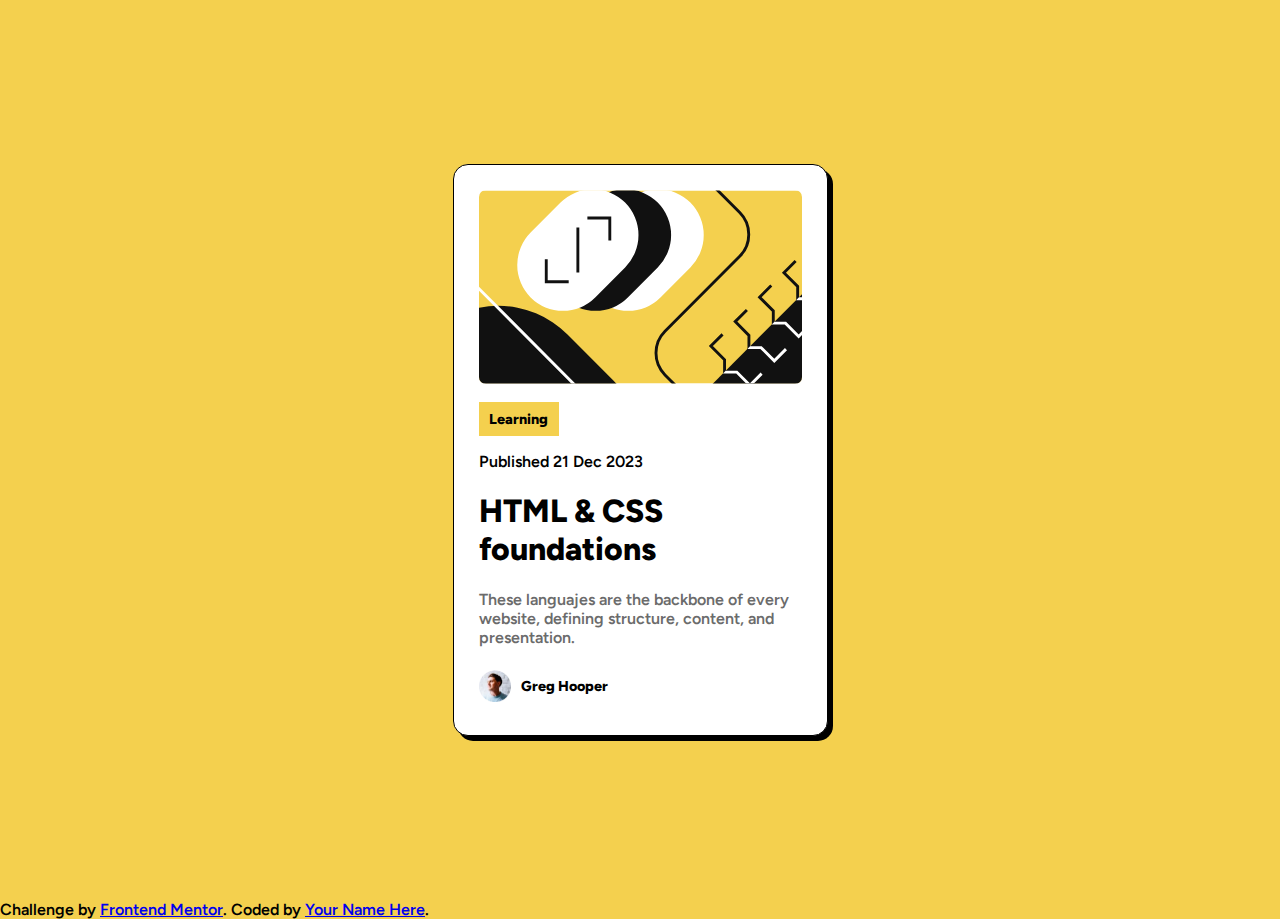
<file: blog-preview-card-main/index.html>
<!DOCTYPE html>
<html lang="en">
<head>
   <link rel="stylesheet" href="fonts.css">
   <link rel="stylesheet" href="style.css">
   <meta charset="UTF-8">
   <meta name="viewport" content="width=device-width, initial-scale=1.0"> <!-- displays site properly based on user's device -->

   <link rel="icon" type="image/png" sizes="32x32" href="./assets/images/favicon-32x32.png">  
   <title>Frontend Mentor | Blog preview card</title>
</head>
<body>
   
   <main class="main">
      <section class="main_section-blog-preview">
            <img src="assets/images/illustration-article.svg" alt="Image not found">
            <div class="section-blog-preview_learning">
               <p>Learning</p>
            </div>
            <p class="section-blog-preview-date">Published 21 Dec 2023</p>
            <h1>HTML & CSS foundations</h1>
            <p class="section-blog-preview_information">These languajes are the backbone of every website, defining structure, content, and presentation.</p>
            <div class="section-blog-preview_author">
               <img src="assets/images/image-avatar.webp" alt="Image not found">
               <p>Greg Hooper</p>
            </div>
      </section>
   </main>

   <div class="attribution">
      Challenge by <a href="https://www.frontendmentor.io?ref=challenge" target="_blank">Frontend Mentor</a>. 
      Coded by <a href="#">Your Name Here</a>.
</div>
</body>
</html>
</file>
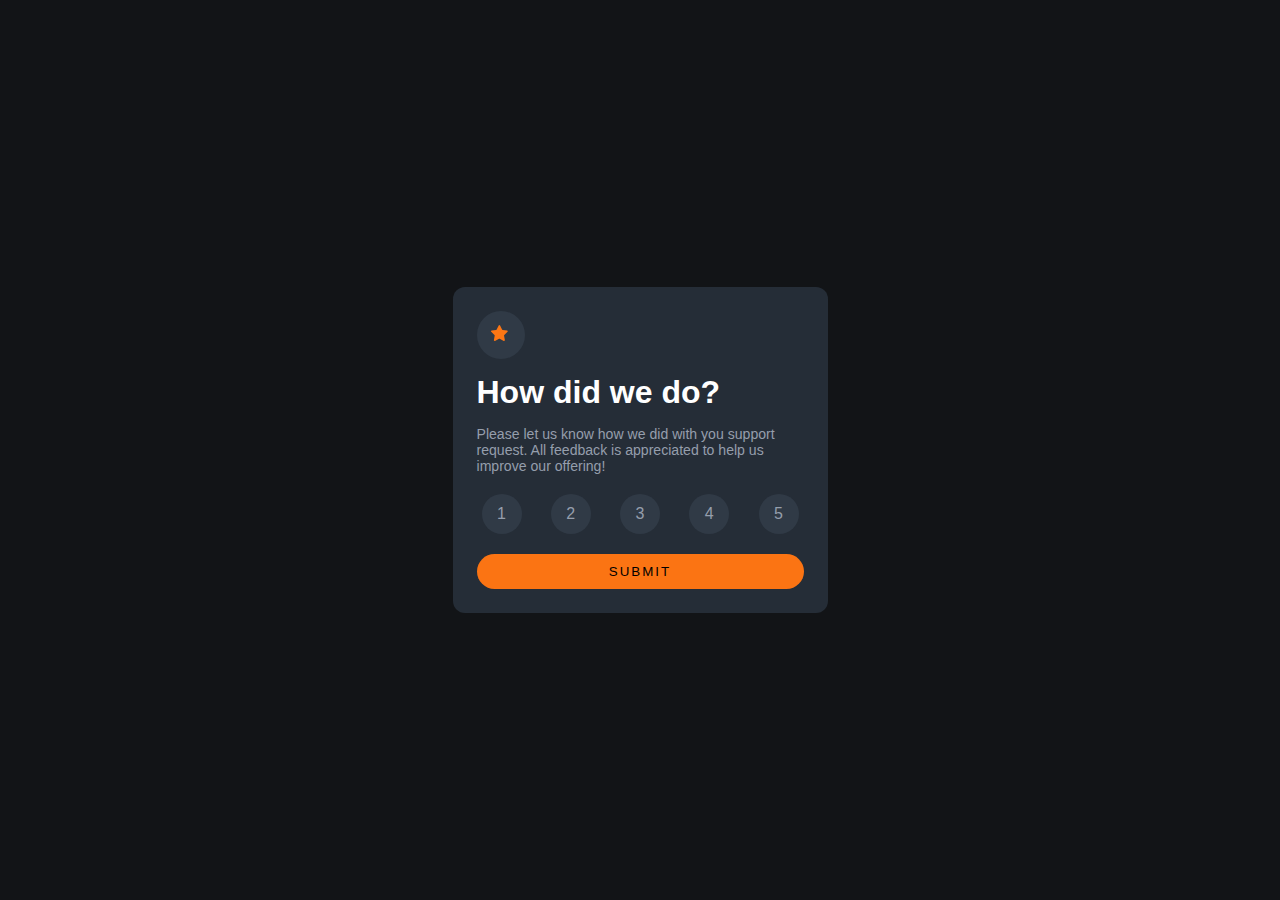
<file: interactive-rating-component-main/index.html>
<!DOCTYPE html>
<html lang="en">
<head>
    <link rel="stylesheet" href="style.css">
    <meta charset="UTF-8">
    <meta name="viewport" content="width=device-width, initial-scale=1.0"> <!-- displays site properly based on user's device -->
    <link rel="icon" type="image/png" sizes="32x32" href="./images/favicon-32x32.png">
    <script src="script.js" defer></script>
    <title>Frontend Mentor | Interactive rating component</title>
</head>
<body>
    <main class="main">
        <section class="section">
            <div class="section__start-img">
                <div class="start-img"></div>
            </div>
            <h1>How did we do?</h1>
            <p>Please let us know how we did with you support request. All feedback is appreciated to help us improve our offering!</p>

            <form class="">
                <div class="section__number-selection">
                    <div class="background-number">
                        <input  id="number-1" type="radio" name="number" class="number-radio" value="1">
                        <label for="number-1">1</label>
                    </div>
                    <div class="background-number">
                        <input  id="number-2" type="radio" name="number" class="number-radio" value="2">
                        <label for="number-2">2</label>
                    </div>
                    <div class="background-number">
                        <input  id="number-3" type="radio" name="number" class="number-radio" value="3">
                        <label for="number-3">3</label>
                    </div>
                    <div class="background-number">
                        <input  id="number-4" type="radio" name="number" class="number-radio" value="4">
                        <label for="number-4">4</label>
                    </div>
                    <div class="background-number ">
                        <input  id="number-5" type="radio" name="number" class="number-radio" value="5">
                        <label for="number-5">5</label>
                    </div>

                </div>
                <input type="submit" value="SUBMIT" class="submit-selection" id="send-button">
            </form>
        </section>
    </main>



    <!-- <div class="attribution"> -->
        <!-- Challenge by <a href="https://www.frontendmentor.io?ref=challenge" target="_blank">Frontend Mentor</a>. 
        Coded by <a href="#">Your Name Here</a>.
    </div> -->
</body>
</html>
</file>
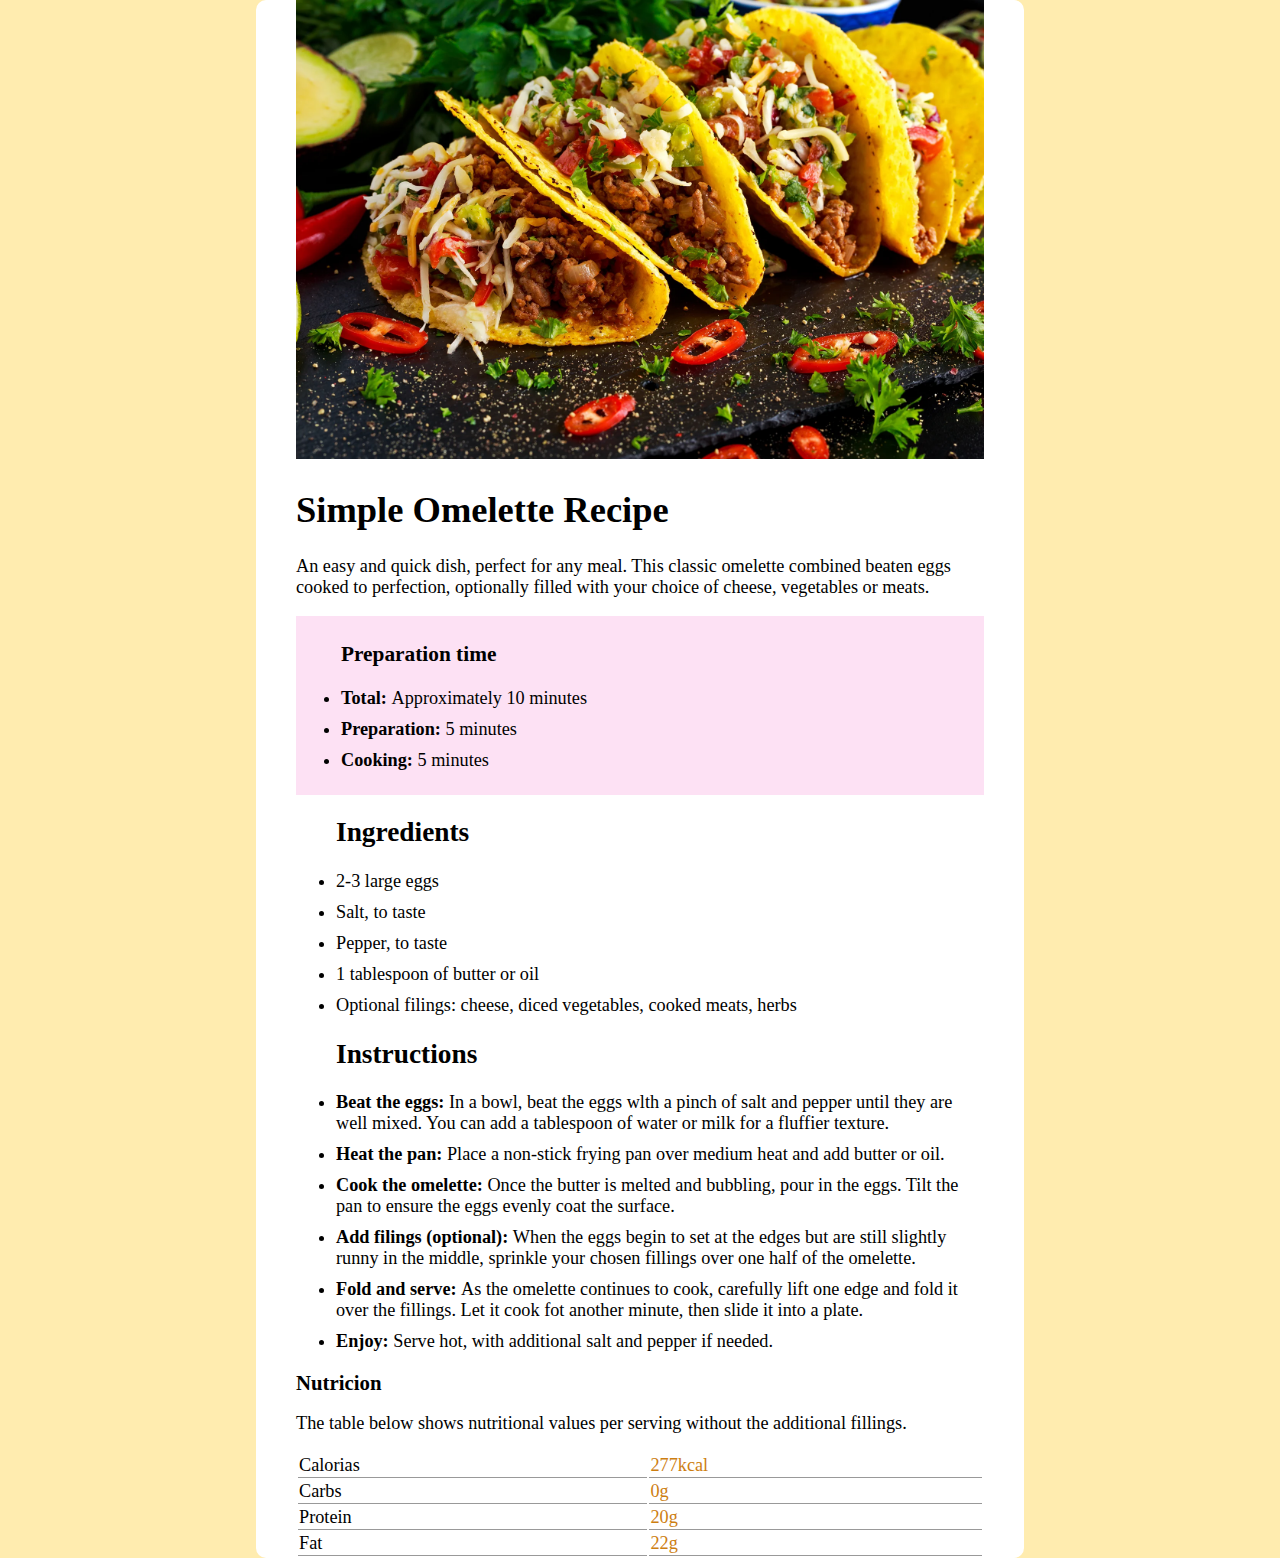
<file: pagina_de_recetas/index.html>
<!DOCTYPE html>
<html lang="en">
<head>
    <link rel="stylesheet" href="estilo.css">
    <meta charset="UTF-8">
    <meta name="viewport" content="width=device-width, initial-scale=1.0">
    <title>Pagina de recetas</title>
</head>
<body>

    <div class="page-content">
        <header class="header">
            <img src="img/tacos.webp">
            <h1>Simple Omelette Recipe</h1>
            <p>An easy and quick dish, perfect for any meal. This classic omelette combined beaten eggs cooked to perfection, optionally filled with your choice of cheese, vegetables or meats.</p>
        </header>
    
        <main class="main">
            <article class="article-preparation-time">
                <ul>
                    <h3>Preparation time</h3>
                    <li><strong>Total: </strong>Approximately 10 minutes</li>
                    <li><strong>Preparation: </strong>5 minutes</li>
                    <li><strong>Cooking: </strong>5 minutes</li>
                </ul>
            </article>
            <article class="article-ingredients">
                <ul>
                    <h2>Ingredients</h2>
                    <li>2-3 large eggs</li>
                    <li>Salt, to taste</li>
                    <li>Pepper, to taste</li>
                    <li>1 tablespoon of butter or oil</li>
                    <li>Optional filings: cheese, diced vegetables, cooked meats, herbs</li>
                </ul>
            </article>

            <article class="article-instructions">
                <ul>
                    <h2>Instructions</h2>
                    <li><strong>Beat the eggs: </strong>In a bowl, beat the eggs wlth a pinch of salt and pepper until they are well mixed. You can add a tablespoon of water or milk for a fluffier texture.</li>
                    <li><strong>Heat the pan: </strong>Place a non-stick frying pan over medium heat and add butter or oil.</li>
                    <li><strong>Cook the omelette: </strong>Once the butter is melted and bubbling, pour in the eggs. Tilt the pan to ensure the eggs evenly coat the surface.</li>
                    <li><strong>Add filings (optional): </strong>When the eggs begin to set at the edges but are still slightly runny in the middle, sprinkle your chosen fillings over one half of the omelette.</li>
                    <li><strong>Fold and serve: </strong>As the omelette continues to cook, carefully lift one edge and fold it over the fillings. Let it cook fot another minute, then slide it into a plate.</li>
                    <li><strong>Enjoy: </strong>Serve hot, with additional salt and pepper if needed.</li>
                </ul>
            </article>

            <article>
                <h2>Nutricion</h2>
                <p>The table below shows nutritional values per serving without the additional fillings.</p>
                <table>
                    <tr>
                        <td colspan="4">Calorias</td>
                        <td class="table-column">277kcal</td>
                    </tr>
                    <tr>
                        <td colspan="4">Carbs</td>
                        <td class="table-column">0g</td>
                    </tr>
                    <tr>
                        <td colspan="4">Protein</td>
                        <td class="table-column">20g</td>
                    </tr>
                    <tr>
                        <td colspan="4">Fat</td>
                        <td class="table-column">22g</td>
                    </tr>
                </table>
            </article>
        </main>

    </div>
    
</body>
</html>
</file>
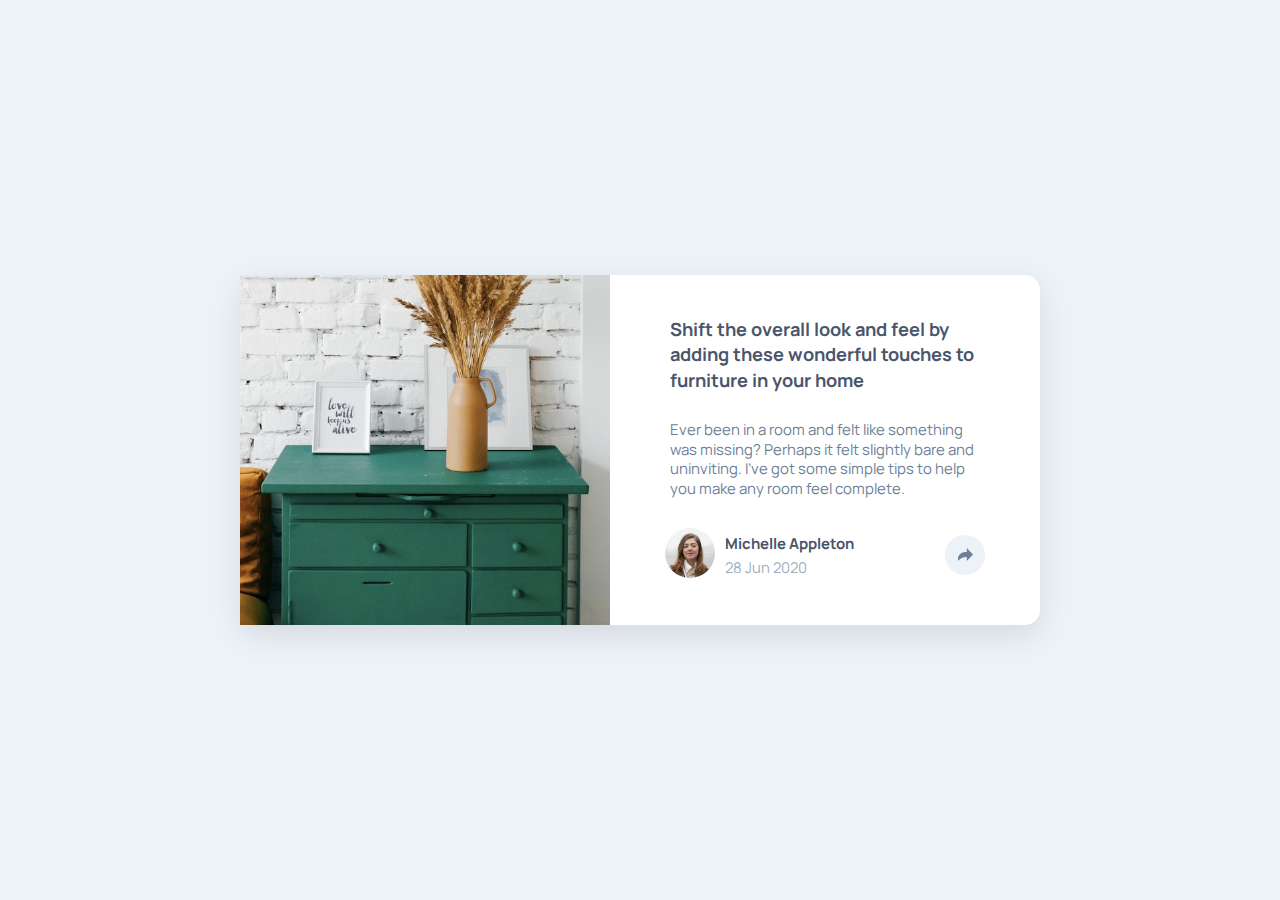
<file: article-preview-component-master/src/index.html>
<!DOCTYPE html>
<html lang="en">
<head>
   <meta charset="UTF-8">
   <meta name="viewport" content="width=device-width, initial-scale=1.0">
   <link rel="icon" type="image/png" sizes="32x32" href="../images/favicon-32x32.png">
   <title>Frontend Mentor | Article preview component</title>
   <link rel="stylesheet" href="style.css">
</head>
<body>

   <main class="main-content">
      <section class="article-preview">
         <div class="article-preview__image-wrapper">
            <img class="article-preview__image" src="../images/drawers.jpg" alt="Drawers">
         </div>

         <div class="article-preview__content">
            <div class="article-preview__text">
               <h1 class="article-preview__title">
                  Shift the overall look and feel by adding these wonderful touches to furniture in your home
               </h1>
               <p class="article-preview__description">
                  Ever been in a room and felt like something was missing? Perhaps it felt slightly bare and uninviting. I've got some simple tips to help you make any room feel complete.
               </p>
            </div>

            <div class="article-preview__footer">
               <div class="profile">
                  <div class="profile__photo">
                     <img src="../images/avatar-michelle.jpg" alt="Michelle Appleton">
                  </div>
                  <div class="profile__info">
                     <h2 class="profile__name">Michelle Appleton</h2>
                     <p class="profile__date">28 Jun 2020</p>
                  </div>      
               </div>

               <div class="article-preview__share-panel" id="share-panel">
                  <div class="article-preview__share-options">
                     <p class="article-preview__share-label">SHARE</p>
                     <a href="https://facebook.com" target="_blank"><img src="../images/icon-facebook.svg" alt="Facebook icon"></a>
                     <a href="https://pinterest.com" target="_blank"><img src="../images/icon-pinterest.svg" alt="Pinterest icon"></a>
                     <a href="https://twitter.com"><img src="../images/icon-twitter.svg" alt="Twitter icon"></a>
                  </div>
               </div>

               <div class="article-preview__share-button">
                  <svg xmlns="http://www.w3.org/2000/svg" width="15" height="15"><path fill="#6E8098" d="M15 6.495L8.766.014V3.88H7.441C3.33 3.88 0 7.039 0 10.936v2.049l.589-.612C2.59 10.294 5.422 9.11 8.39 9.11h.375v3.867L15 6.495z"/></svg>
               </div>
            </div>

            
         </div>
      </section>
   </main>

   <script src="script.js"></script>
</body>
</html>
</file>
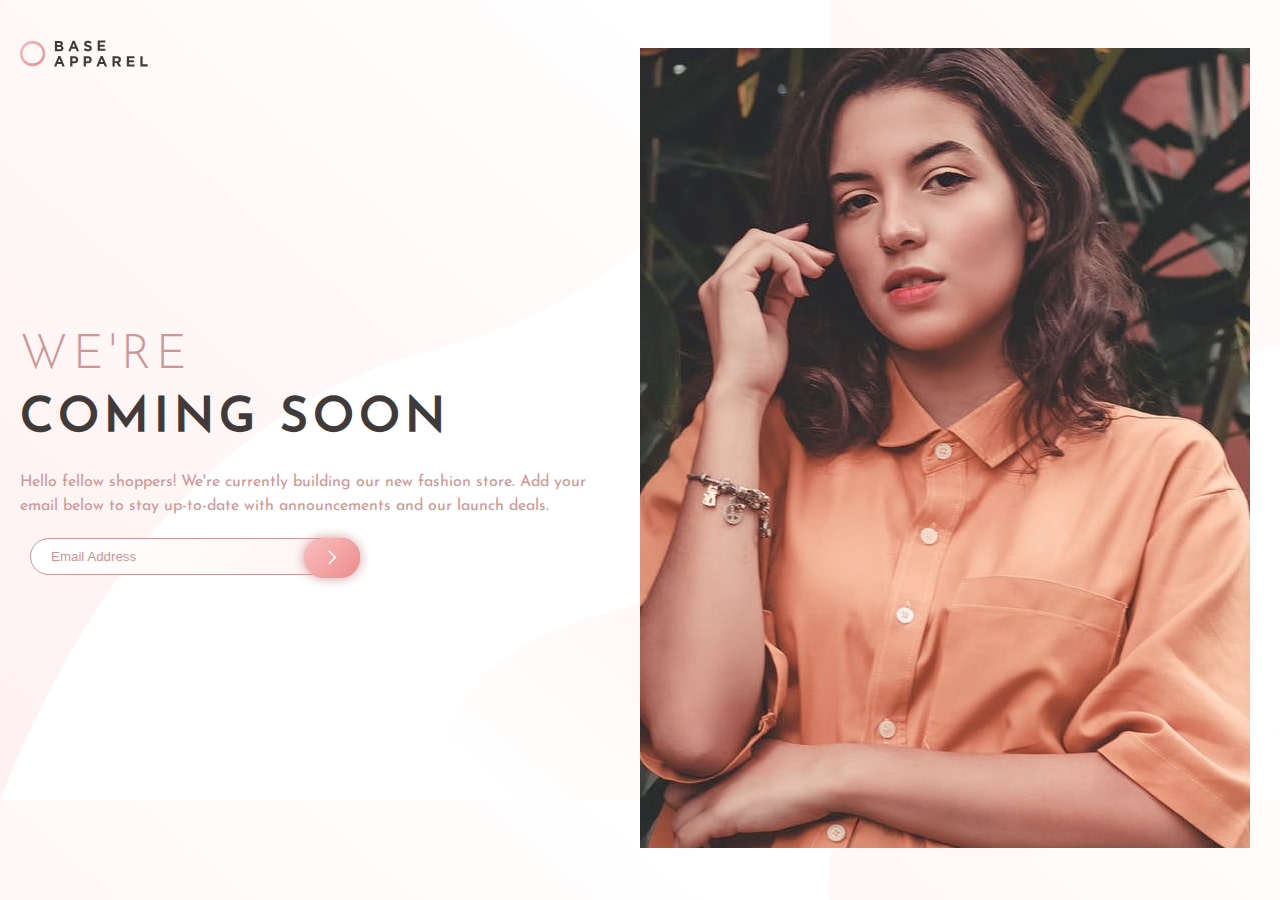
<file: base-apparel-coming-soon-master/src/index.html>
<!DOCTYPE html>
<html lang="en">
<head>
  <meta charset="UTF-8">
  <meta name="viewport" content="width=device-width, initial-scale=1.0"> <!-- displays site properly based on user's device -->
  <link rel="stylesheet" href="style.css">
  <link rel="stylesheet" href="../assets/fonts/fonts.css">
  <link rel="icon" type="image/png" sizes="32x32" href="../assets/images/favicon-32x32.png">
  
  <title>Frontend Mentor | Base Apparel coming soon page</title>

</head>
<body>

  <main class="main">
    <div class="main__container">
      <div class="container-bg">
        <picture>
          <source srcset="../assets/images/hero-mobile.jpg" media="(max-width: 825px)">
          <img src="../assets/images/hero-desktop.jpg" alt="hero image">
        </picture>        
      </div>
      <div class="container-content">
        <div class="container-logo">
          <img class="img-logo" src="../assets/images/logo.svg" alt="">
        </div>
        <h2 class="first-h2">WE'RE</h2>
        <h2 class="last-h2">COMING SOON</h2>
        <p>  Hello fellow shoppers! We're currently building our new fashion store. 
          Add your email below to stay up-to-date with announcements and our launch deals.</p>
        <form class="container__form" action="">
            <input class="form-email" type="email" placeholder="Email Address" required>
            <div class="icon-error"></div>
            <span>Please provide a valid email</span>
            <button  class="form-button" type="submit">
              <img src="../assets/images/icon-arrow.svg" alt="icon-arrow">
            </button>
        </form>
    </div>
  </main>
  
  <script src="script.js"></script>
  <!-- <footer>
    <p class="attribution">
      Challenge by <a href="https://www.frontendmentor.io?ref=challenge" target="_blank">Frontend Mentor</a>. 
      Coded by <a href="#">Your Name Here</a>.
    </p>
  </footer> -->
</body>
</html>
</file>
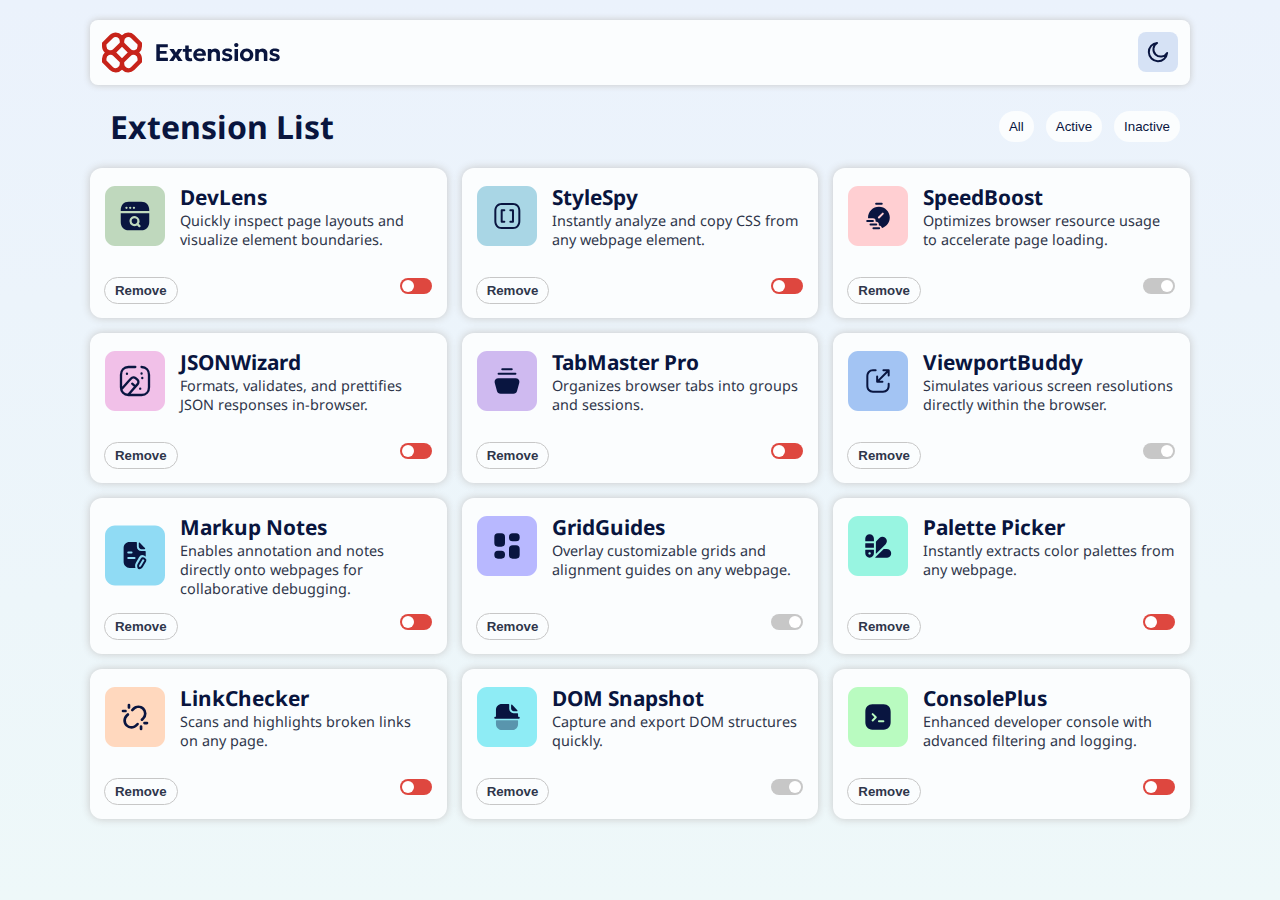
<file: browser-extensions-manager-ui-main/src/index.html>
<!DOCTYPE html>
<html lang="en">
<head>
  <meta charset="UTF-8">
  <meta name="viewport" content="width=device-width, initial-scale=1.0"> <!-- displays site properly based on user's device -->

  <link rel="icon" type="image/png" sizes="32x32" href="../assets/images/favicon-32x32.png">
  <link rel="stylesheet" href="style.css">
  <link rel="stylesheet" href="../assets/fonts/fonts.css">
  
  <title>Frontend Mentor | Browser extensions manager UI</title>

  <!-- Feel free to remove these styles or customise in your own stylesheet 👍 -->
  <style>
    .attribution { font-size: 11px; text-align: center; }
    .attribution a { color: hsl(228, 45%, 44%); }
  </style>
</head>
<body>

  

  <div class="wrapper">
      <header class="header">
      <svg class="logo" xmlns="http://www.w3.org/2000/svg" width="179" height="41" fill="none" viewBox="0 0 179 41"><g clip-path="url(#a)"><path fill="#C7231A" fill-rule="evenodd" d="M13.715.516c-2.257 0-4.42.896-6.016 2.492L0 10.707v3.524c0 2.49 1.07 4.73 2.774 6.285A8.485 8.485 0 0 0 0 26.802v3.524l7.699 7.698A8.507 8.507 0 0 0 20 37.742a8.508 8.508 0 0 0 12.301.282L40 30.326v-3.524c0-2.49-1.07-4.73-2.774-6.286A8.485 8.485 0 0 0 40 14.231v-3.524l-7.699-7.7A8.508 8.508 0 0 0 20 3.29 8.485 8.485 0 0 0 13.715.516Zm12.044 20a8.528 8.528 0 0 1-.282-.27L20 14.77l-5.477 5.477a8.528 8.528 0 0 1-.282.27c.096.087.19.177.282.269L20 26.262l5.477-5.476c.092-.093.186-.182.282-.27Zm-3.537 9.81v1.682a4.063 4.063 0 0 0 6.936 2.874l6.398-6.397v-1.683a4.063 4.063 0 0 0-6.937-2.874l-6.397 6.398Zm-4.444 0-6.397-6.398a4.063 4.063 0 0 0-6.937 2.873v1.684l6.397 6.397a4.063 4.063 0 0 0 6.937-2.873v-1.683Zm0-21.302v1.683l-6.397 6.397a4.063 4.063 0 0 1-6.937-2.873v-1.683l6.397-6.397a4.063 4.063 0 0 1 6.937 2.873Zm10.841 8.08-6.397-6.397V9.024a4.063 4.063 0 0 1 6.936-2.873l6.398 6.397v1.683a4.063 4.063 0 0 1-6.937 2.873Z" clip-rule="evenodd"/></g><path fill="#091540" d="M54.318 29V12.2h11.484v3.096H57.87v3.6h6.72v2.868h-6.72v4.104h8.028V29h-11.58Zm12.818.024 4.368-6.036-4.14-6.108h4.428l2.148 3.684 2.088-3.684h4.32l-4.02 6.036L80.66 29h-4.488l-2.352-3.696-2.388 3.66-4.296.06Zm20.293.336c-1.296 0-2.32-.364-3.072-1.092-.744-.736-1.116-1.844-1.116-3.324V13.388h3.504v3.492h3.012v2.808h-3.012v4.62c0 .712.148 1.212.444 1.5.296.288.692.432 1.188.432.256 0 .504-.028.744-.084.248-.064.476-.152.684-.264l.492 2.76c-.36.2-.792.368-1.296.504a5.92 5.92 0 0 1-1.572.204Zm-6.648-9.672V16.88h2.808v2.808H80.78Zm17.126 9.672c-1.32 0-2.48-.268-3.48-.804a5.853 5.853 0 0 1-2.34-2.244c-.56-.96-.84-2.084-.84-3.372 0-.936.16-1.796.48-2.58a6.052 6.052 0 0 1 1.368-2.028A6.203 6.203 0 0 1 95.171 17c.8-.32 1.676-.48 2.628-.48 1.048 0 1.976.184 2.784.552a5.43 5.43 0 0 1 2.028 1.548c.536.656.908 1.428 1.116 2.316.216.888.236 1.852.06 2.892h-9.288c0 .56.144 1.048.432 1.464.296.416.708.744 1.236.984.536.232 1.16.348 1.872.348.704 0 1.376-.096 2.016-.288a6.426 6.426 0 0 0 1.812-.876l1.164 2.4c-.384.296-.864.56-1.44.792-.576.224-1.188.396-1.836.516a9.422 9.422 0 0 1-1.848.192Zm-3.204-7.944h5.724c-.024-.712-.276-1.276-.756-1.692-.472-.416-1.124-.624-1.956-.624-.832 0-1.524.208-2.076.624-.544.416-.856.98-.936 1.692ZM105.83 29V16.88h3.504v1.368c.464-.608 1.012-1.048 1.644-1.32a5.072 5.072 0 0 1 2.004-.408c1.128 0 2.056.224 2.784.672.736.44 1.28 1.012 1.632 1.716.36.704.54 1.444.54 2.22V29h-3.504v-6.78c0-.768-.216-1.38-.648-1.836-.424-.456-1.04-.684-1.848-.684-.512 0-.964.116-1.356.348-.392.224-.7.54-.924.948-.216.408-.324.88-.324 1.416V29h-3.504Zm19.29.348c-1.08 0-2.076-.14-2.988-.42-.912-.288-1.692-.68-2.34-1.176l1.14-2.448a8.333 8.333 0 0 0 2.052 1.02c.736.24 1.444.36 2.124.36.672 0 1.188-.1 1.548-.3.368-.208.552-.504.552-.888 0-.344-.164-.596-.492-.756-.32-.168-.944-.348-1.872-.54-1.6-.288-2.768-.74-3.504-1.356-.736-.624-1.104-1.48-1.104-2.568 0-.768.212-1.444.636-2.028.432-.584 1.024-1.036 1.776-1.356.752-.328 1.616-.492 2.592-.492.96 0 1.864.132 2.712.396.856.256 1.588.616 2.196 1.08l-1.104 2.46a5.34 5.34 0 0 0-1.104-.672 6.35 6.35 0 0 0-1.296-.444 5.43 5.43 0 0 0-1.32-.168c-.584 0-1.056.1-1.416.3-.36.192-.54.464-.54.816 0 .352.164.612.492.78.328.168.94.352 1.836.552 1.672.352 2.86.82 3.564 1.404.712.576 1.068 1.388 1.068 2.436 0 .808-.22 1.512-.66 2.112-.432.6-1.04 1.068-1.824 1.404-.776.328-1.684.492-2.724.492Zm7.413-.348V16.88h3.504V29h-3.504Zm1.752-14.04a2.26 2.26 0 0 1-1.512-.54c-.424-.368-.636-.856-.636-1.464 0-.616.212-1.104.636-1.464a2.23 2.23 0 0 1 1.512-.552 2.23 2.23 0 0 1 1.512.552c.424.36.636.848.636 1.464 0 .608-.212 1.096-.636 1.464a2.26 2.26 0 0 1-1.512.54Zm10.362 14.4c-1.304 0-2.46-.292-3.468-.876a6.504 6.504 0 0 1-2.376-2.328 6.28 6.28 0 0 1-.852-3.216c0-.856.164-1.668.492-2.436a6.302 6.302 0 0 1 1.392-2.052c.6-.6 1.308-1.072 2.124-1.416.816-.344 1.712-.516 2.688-.516 1.304 0 2.456.292 3.456.876a6.38 6.38 0 0 1 2.364 2.34c.576.968.864 2.036.864 3.204 0 .848-.164 1.66-.492 2.436a6.439 6.439 0 0 1-1.392 2.064 6.547 6.547 0 0 1-2.112 1.404c-.816.344-1.712.516-2.688.516Zm0-3.036c.616 0 1.168-.136 1.656-.408.488-.28.872-.672 1.152-1.176.28-.512.42-1.112.42-1.8 0-.696-.14-1.296-.42-1.8a2.854 2.854 0 0 0-1.14-1.164c-.488-.28-1.044-.42-1.668-.42-.624 0-1.184.14-1.68.42-.488.272-.872.66-1.152 1.164-.272.504-.408 1.104-.408 1.8s.14 1.296.42 1.8c.28.504.664.896 1.152 1.176.488.272 1.044.408 1.668.408ZM153.235 29V16.88h3.504v1.368c.464-.608 1.012-1.048 1.644-1.32a5.072 5.072 0 0 1 2.004-.408c1.128 0 2.056.224 2.784.672.736.44 1.28 1.012 1.632 1.716.36.704.54 1.444.54 2.22V29h-3.504v-6.78c0-.768-.216-1.38-.648-1.836-.424-.456-1.04-.684-1.848-.684-.512 0-.964.116-1.356.348-.392.224-.7.54-.924.948-.216.408-.324.88-.324 1.416V29h-3.504Zm19.291.348c-1.08 0-2.076-.14-2.988-.42-.912-.288-1.692-.68-2.34-1.176l1.14-2.448a8.333 8.333 0 0 0 2.052 1.02c.736.24 1.444.36 2.124.36.672 0 1.188-.1 1.548-.3.368-.208.552-.504.552-.888 0-.344-.164-.596-.492-.756-.32-.168-.944-.348-1.872-.54-1.6-.288-2.768-.74-3.504-1.356-.736-.624-1.104-1.48-1.104-2.568 0-.768.212-1.444.636-2.028.432-.584 1.024-1.036 1.776-1.356.752-.328 1.616-.492 2.592-.492.96 0 1.864.132 2.712.396.856.256 1.588.616 2.196 1.08l-1.104 2.46a5.34 5.34 0 0 0-1.104-.672 6.35 6.35 0 0 0-1.296-.444 5.43 5.43 0 0 0-1.32-.168c-.584 0-1.056.1-1.416.3-.36.192-.54.464-.54.816 0 .352.164.612.492.78.328.168.94.352 1.836.552 1.672.352 2.86.82 3.564 1.404.712.576 1.068 1.388 1.068 2.436 0 .808-.22 1.512-.66 2.112-.432.6-1.04 1.068-1.824 1.404-.776.328-1.684.492-2.724.492Z"/><defs><clipPath id="a"><path fill="#fff" d="M0 0h40v41H0z"/></clipPath></defs></svg>
      <button class="change-theme">
        <img src="../assets/images/icon-moon.svg" alt="">
      </button>
  </header>

  <div class="extension-list">
    <div class="extension-list__title">Extension List</div>
    <div class="extension-list__options">
      <button class="option-all option-item">All</button>
      <button class="option-active option-item">Active</button>
      <button class="option-inactive option-item">Inactive</button>
    </div>
  </div>

  <main class="main">
    <div class="extension">
    </div>
  </main>
  </div>

  
  <!-- <div class="attribution">
    Challenge by <a href="https://www.frontendmentor.io?ref=challenge">Frontend Mentor</a>. 
    Coded by <a href="#">Your Name Here</a>.
  </div> -->
  <script src="script.js" type="module"></script>
</body>
</html>
</file>
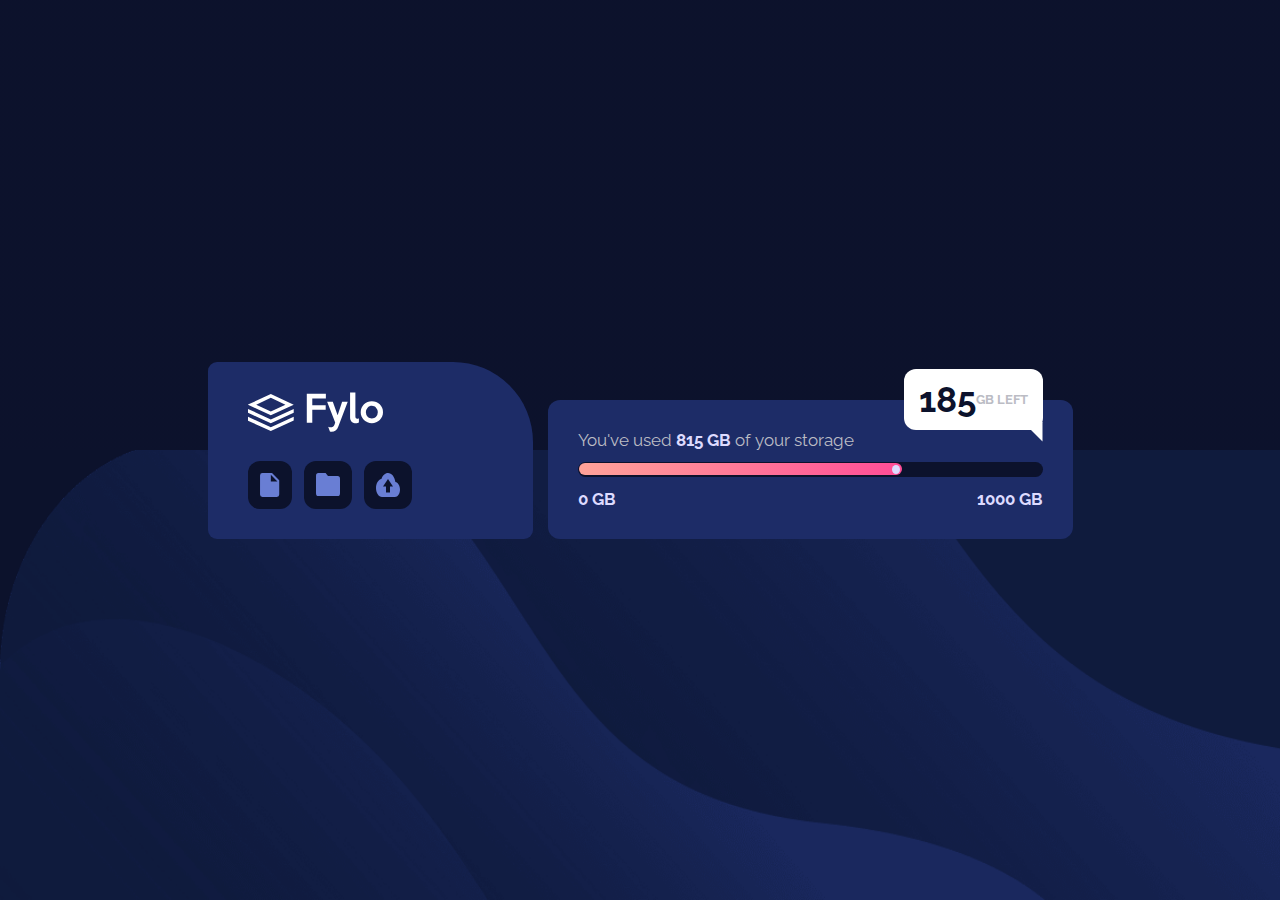
<file: fylo-data-storage-component-master/src/index.html>
<!DOCTYPE html>
<html lang="en">
<head>
  <meta charset="UTF-8">
  <meta name="viewport" content="width=device-width, initial-scale=1.0">

  <link rel="icon" type="image/png" sizes="32x32" href="../assets/images/favicon-32x32.png">

  <link rel="stylesheet" href="style.css">
  <link rel="stylesheet" href="../assets/fonts/fonts.css">
  <title>Frontend Mentor | Fylo data storage component</title>

</head>
<body>

  <div class="wrapper">
    <main class="main">
      <div class="main__fylo">
        <div class="main__fylo-logo">
          <img src="../assets/images/logo.svg" alt="">
        </div>
        <div class="main__fylo-icons">
          <img src="../assets/images/icon-document.svg" alt="icon document">
          <img src="../assets/images/icon-folder.svg" alt="icon folder">
          <img src="../assets/images/icon-upload.svg" alt="icon upload">
        </div>
      </div>
      <div class="main__data">
        <p class="main__data-description">You've used <span>815 GB </span>of your storage</p>
        <div class="main__data-bar">
          <div class="data-bar"></div>
        </div>
        <div class="main__data-storage">
          <span class="gb-0">0 GB</span>
          <div class="gb-left"><span>185 </span>GB LEFT</div>
          <span class="gb-1000">1000 GB</span>
        </div>
      </div>
    </main>
  </div>

  </div>
</body>
</html>
</file>
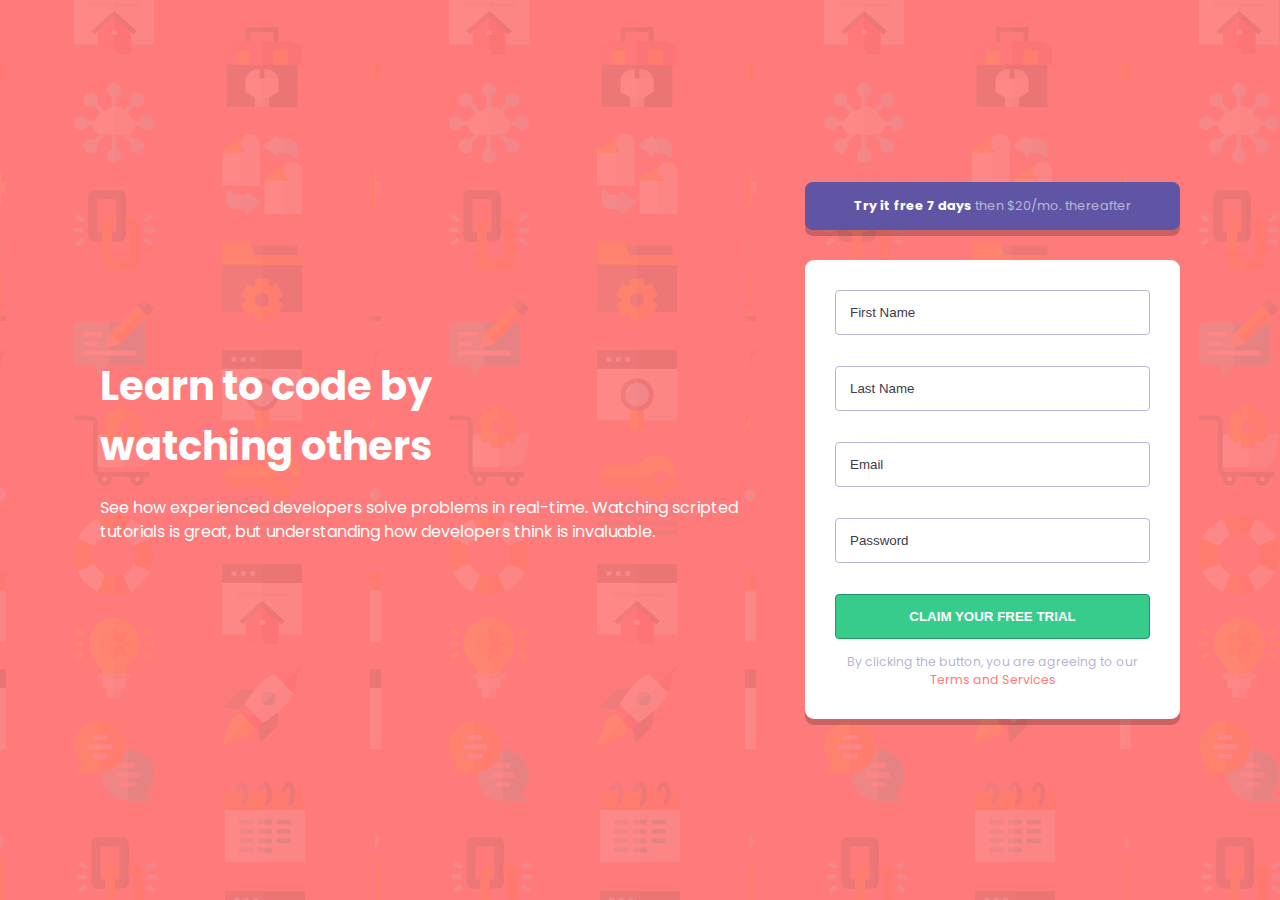
<file: intro-component-with-signup-form-master/src/index.html>
<!DOCTYPE html>
<html lang="en">
<head>
  <meta charset="UTF-8">
  <meta name="viewport" content="width=device-width, initial-scale=1.0"> <!-- displays site properly based on user's device -->

  <link rel="icon" type="image/png" sizes="32x32" href="../images/favicon-32x32.png">
  
  <title>Frontend Mentor | Intro component with sign up form</title>

  <link rel="stylesheet" href="style.css">
</head>
<body>

  <main class="main">
    <div class="main__content">
      <h2>Learn to code by watching others</h2>
      <p>See how experienced developers solve problems in real-time. Watching scripted tutorials is great, 
        but understanding how developers think is invaluable.</p>
    </div>
    <div class="form-container">
      <div class="form-offer">
        <div class="offer-data" >
          <p><strong>Try it free 7 days</strong> then $20/mo. thereafter</p>
        </div>
      </div>
      <form id="submit-data" class="form-data">
        <div class="container-data">
          <input class="data-item-1 data-item" type="text" placeholder="First Name">
          <p>First Name cannot be empty</p>
        </div>
        <div class="container-data" >
          <input class="data-item-2 data-item" type="text" placeholder="Last Name">
          <p>Last Name cannot be empty</p>
        </div>
        <div class="container-data" >
          <input class="data-item-3 data-item" type="email" placeholder="Email">
          <p>Looks like this is not an email</p>
        </div>
        <div class="container-data" >
          <input class="data-item-4 data-item" type="password" placeholder="Password">
          <p>Password cannot be empty</p>
        </div>
        <div class="container-data" >
          <input class="data-item-5 data-item" type="submit" value="CLAIM YOUR FREE TRIAL">
        </div>
        <p>By clicking the button, you are agreeing to our <a href="#">Terms and Services</a></p>
      </form>
    </div>
  </main>


  <script src="script.js"></script>
</body>
</html>
</file>
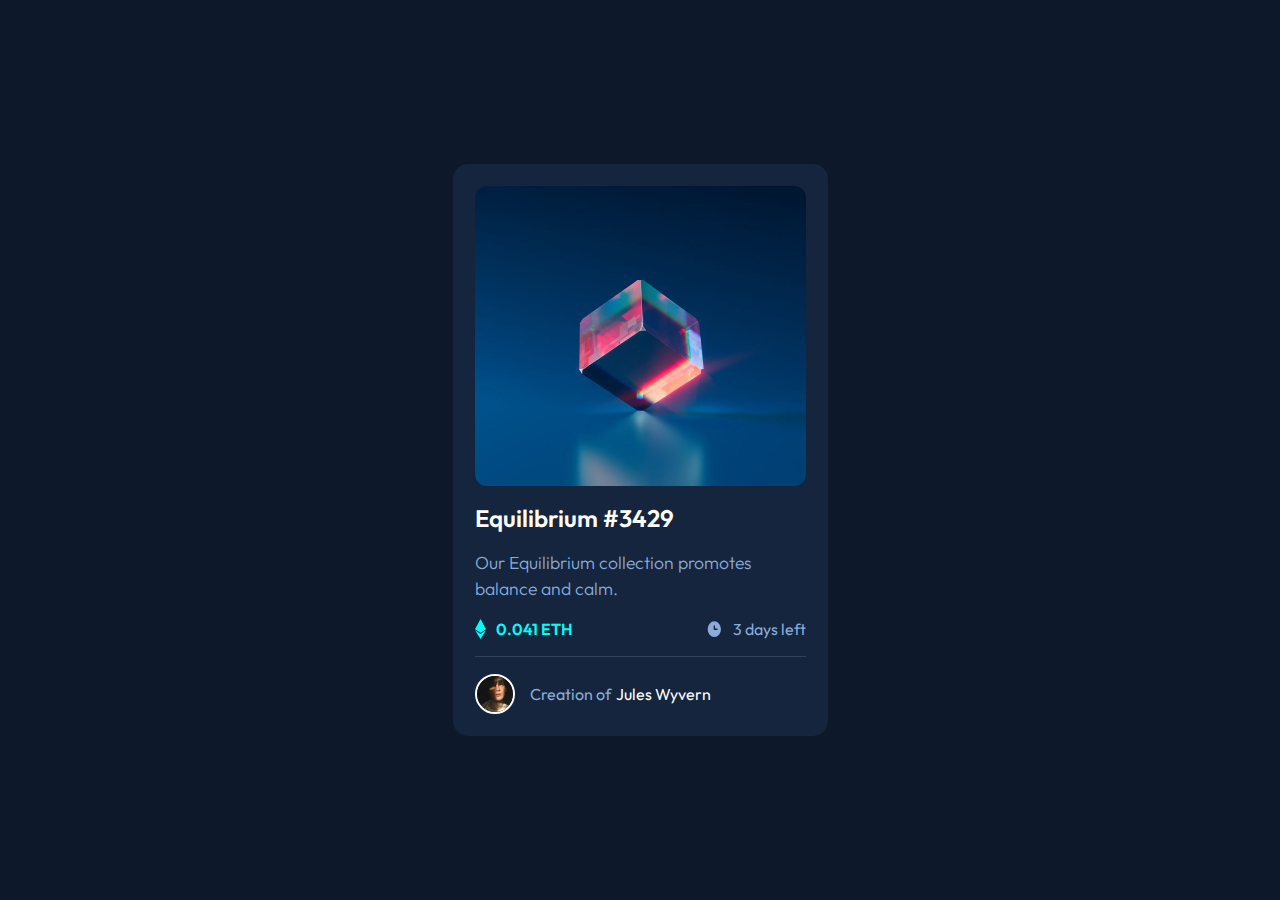
<file: nft-preview-card-component-main/src/index.html>
<!DOCTYPE html>
<html lang="en">
<head>
  <meta charset="UTF-8">
  <meta name="viewport" content="width=device-width, initial-scale=1.0"> <!-- displays site properly based on user's device -->

  <link rel="stylesheet" href="style.css">
  <link rel="stylesheet" href="fonts.css">
  <link rel="icon" type="image/png" sizes="32x32" href="../images/favicon-32x32.png">
  
  <title>Frontend Mentor | NFT preview card component</title>

  <!-- Feel free to remove these styles or customise in your own stylesheet 👍 -->
  <style>
    .attribution { font-size: 11px; text-align: center; }
    .attribution a { color: hsl(228, 45%, 44%); }
  </style>
</head>
<body>

  <main class="main">

    <div class="main__card">
      <div class="main__card-image">
        <img class="main__card-image-equilibrium" src="../images/image-equilibrium.jpg" alt="Equilibrium">
      <div class="background-blue">
          <img class="main__card-image-view" src="../images/icon-view.svg" alt="">
      </div>
      </div>
      <h1 class="color-change">Equilibrium #3429</h1>
      <p class="main__card-description">Our Equilibrium collection promotes balance and calm.</p>
      <div class="main__card-footer">
        <div class="main__card-footer-left">
          <img class="main__card-footer-icon" src="../images/icon-ethereum.svg" alt="Ethereum logo">
          <p>0.041 ETH</p>
        </div>
        <div class="main__card-footer-right">
          <img class="main__card-footer-icon" src="../images/icon-clock.svg" alt="clock icon">
          <p>3 days left</p>
        </div>
      </div>

      <div class="main__card-line"></div>

      <div class="main__card-creator">
        <img class="main__card-creator-icon" src="../images/image-avatar.png" alt="Jules Wyvern">
        <p class="main__card-creator-text">Creation of</p>
        <p class="main__card-creator-name color-change">Jules Wyvern</p>
      </div>
    </div>
  </main>
  
  <!-- <div class="attribution">
    Challenge by <a href="https://www.frontendmentor.io?ref=challenge" target="_blank">Frontend Mentor</a>. 
    Coded by <a href="#">Your Name Here</a>.
  </div> -->
</body>
</html>
</file>
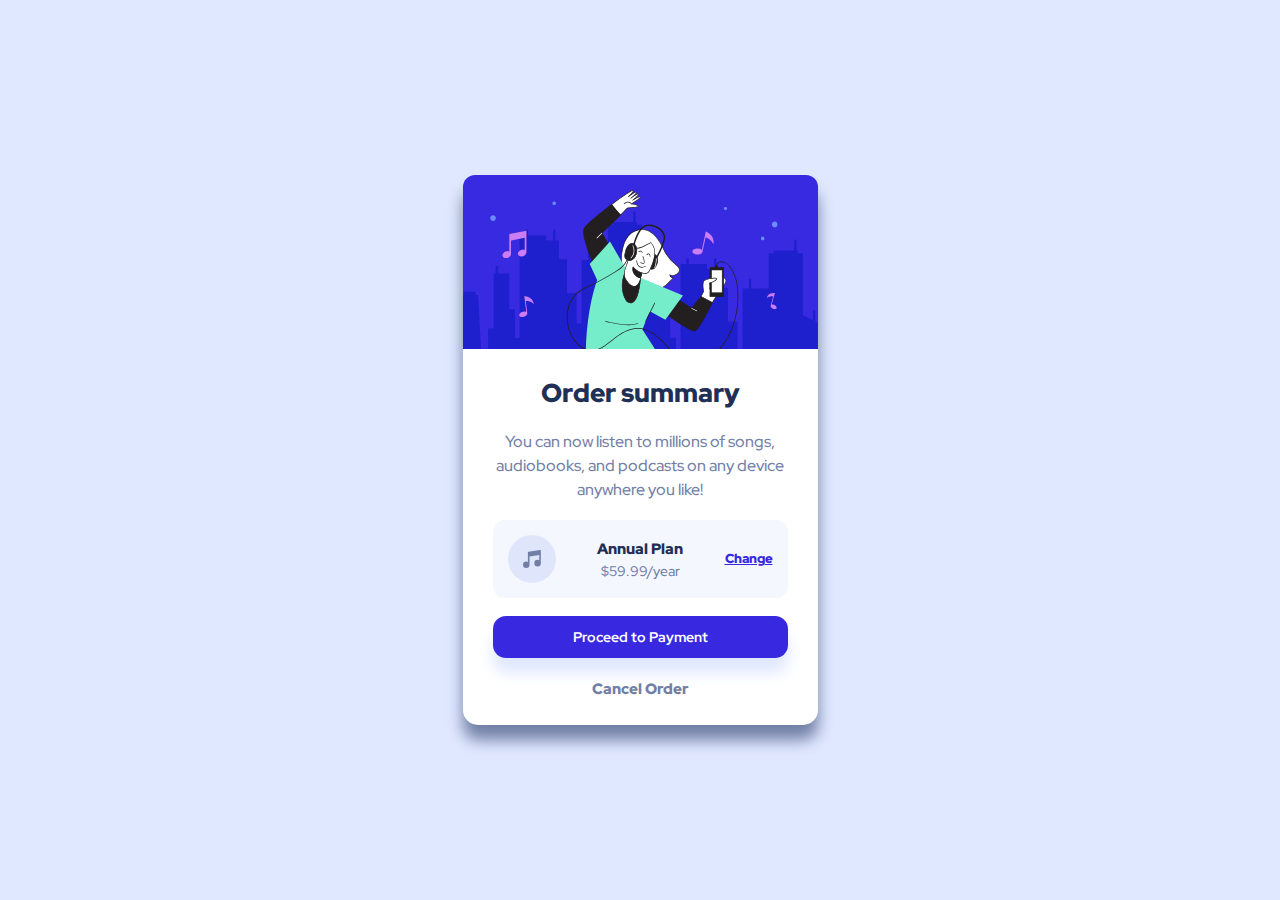
<file: order-summary-component-main/src/index.html>
<!DOCTYPE html>
<html lang="en">
<head>
  <meta charset="UTF-8">
  <meta name="viewport" content="width=device-width, initial-scale=1.0"> <!-- displays site properly based on user's device -->

  <link rel="stylesheet" href="fonts.css">
  <link rel="stylesheet" href="style.css">
  <link rel="icon" type="image/png" sizes="32x32" href="../images/favicon-32x32.png">
  
  <title>Frontend Mentor | Order summary card</title>

  <!-- Feel free to remove these styles or customise in your own stylesheet 👍 -->
  <style>
    .attribution { font-size: 11px; text-align: center; }
    .attribution a { color: hsl(228, 45%, 44%); }
  </style>
</head>
<body>

  <main class="main">
    <div class="main__container">
      <div class="main__container__background">
        <img src="../images/illustration-hero.svg" alt="illustration-hero">
      </div>

      <div class="main__container__summary">
        <h1>Order summary</h1>
        <p class="main__summary-description">You can now listen to millions of songs, audiobooks, and podcasts on any device anywhere you like!</p>
        <div class="main__container__summary__annual-plan">
          <img src="../images/icon-music.svg" alt="icon-music">
          <div class="summary__annual__plan__description">
            <h2 class="annual-plan">Annual Plan</h2>
            <p class="annual-plan-price">$59.99/year</p>
          </div>
          <a href="#">Change</a>
        </div>
        <div class="main__container__summary__buttons">
          <a class="proceed-payment" href="#">Proceed to Payment</a>
          <a class="cancel-order" href="#">Cancel Order</a>
      </div>
    </div>
  </main>
  
  <!-- <div class="attribution">
    Challenge by <a href="https://www.frontendmentor.io?ref=challenge" target="_blank">Frontend Mentor</a>. 
    Coded by <a href="#">Your Name Here</a>.
  </div> -->
</body>
</html>
</file>
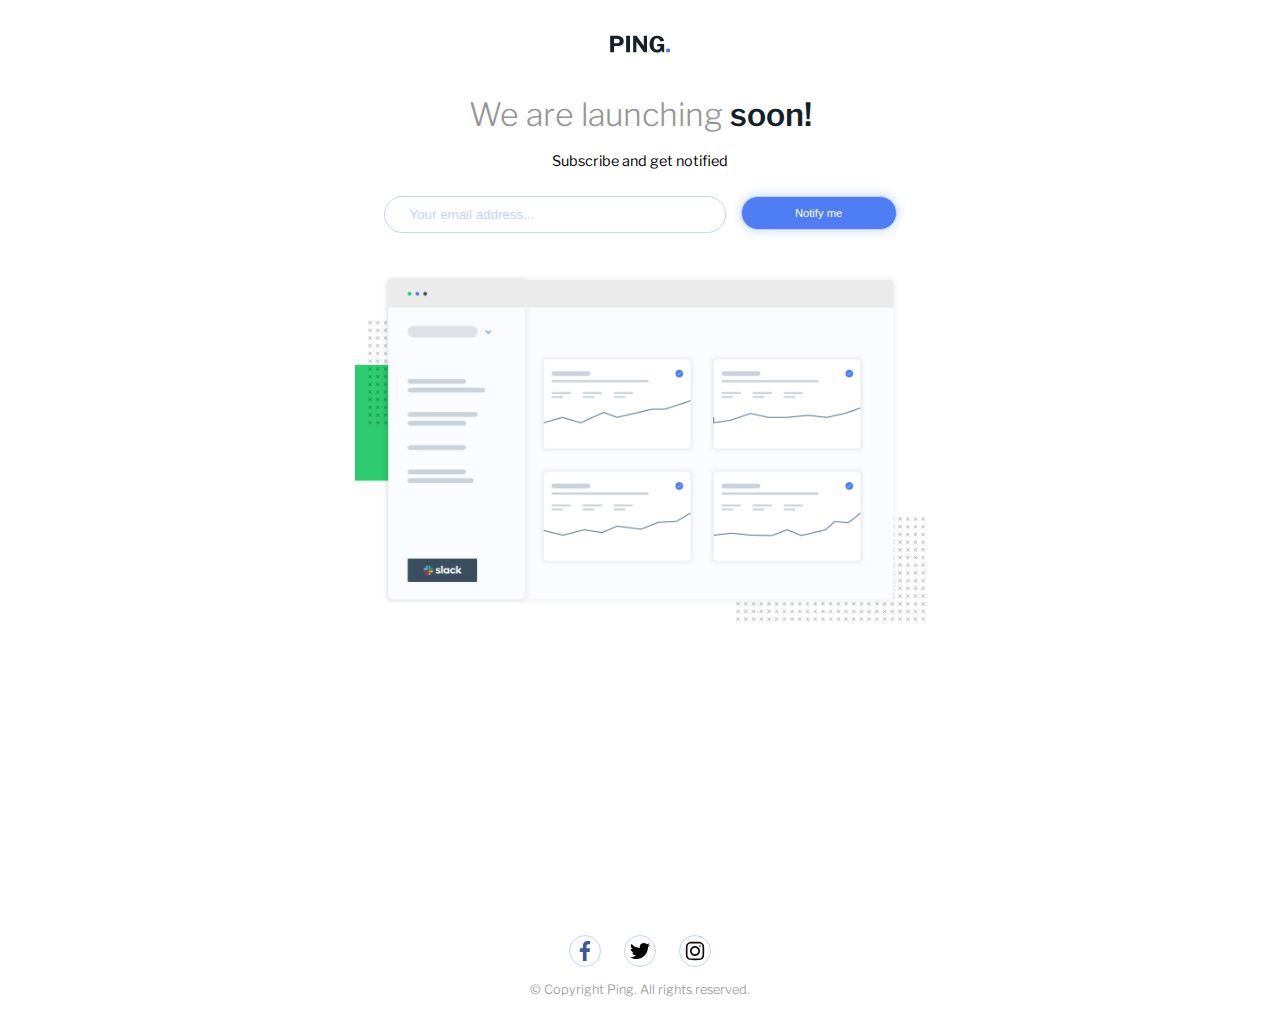
<file: ping-coming-soon-page-master/src/index.html>
<!DOCTYPE html>
<html lang="en">
<head>
  <meta charset="UTF-8">
  <meta name="viewport" content="width=device-width, initial-scale=1.0"> <!-- displays site properly based on user's device -->
  <link rel="stylesheet" href="style.css">
  <link rel="icon" type="image/png" sizes="32x32" href="../images/favicon-32x32.png">
  
  <title>Frontend Mentor | Ping coming soon page</title>
<link rel="stylesheet" href="https://cdnjs.cloudflare.com/ajax/libs/font-awesome/6.5.0/css/all.min.css">

</head>
<body>

  <main class="main">
    <img class="logo" src="../images/logo.svg" alt="logo">
    <div class="main__warning">
      <h2>We are launching <span>soon!</span></h2>
      <p>Subscribe and get notified</p>
    </div>
    <form class="main__notification">
      <div class="container-email">
        <input class="notification-email notification-input" type="email" placeholder="Your email address...">
        <p>Please provide a valid email address</p>
      </div>
      <input class="notification-button notification-input" type="submit" value="Notify me">
    </form>
    <img class="illustration" src="../images/illustration-dashboard.png" alt="illustration-dashboard">
  </main>


  <footer class="footer">
    <div class="footer__img">
      <a href="https://facebook.com" target="_blank" alt="Link to Facebook">
        <img class="icon" src="../images/facebook-2-logo-svgrepo-com.svg" alt="">
      </a>
      <a href="https://twitter.com" target="_blank" alt="Link to Twitter">
        <img class="icon" src="../images/twitter-154-svgrepo-com.svg" alt="">
      </a>
      <a href="https://instagram.com" target="_blank">
        <img class="icon" src="../images//instagram-svgrepo-com.svg" alt="Link to Instagram">
      </a>
    </div>  
    <p>&copy; Copyright Ping. All rights reserved.</p>
  </footer>

  <script src="script.js"></script>

</body>
</html>
</file>
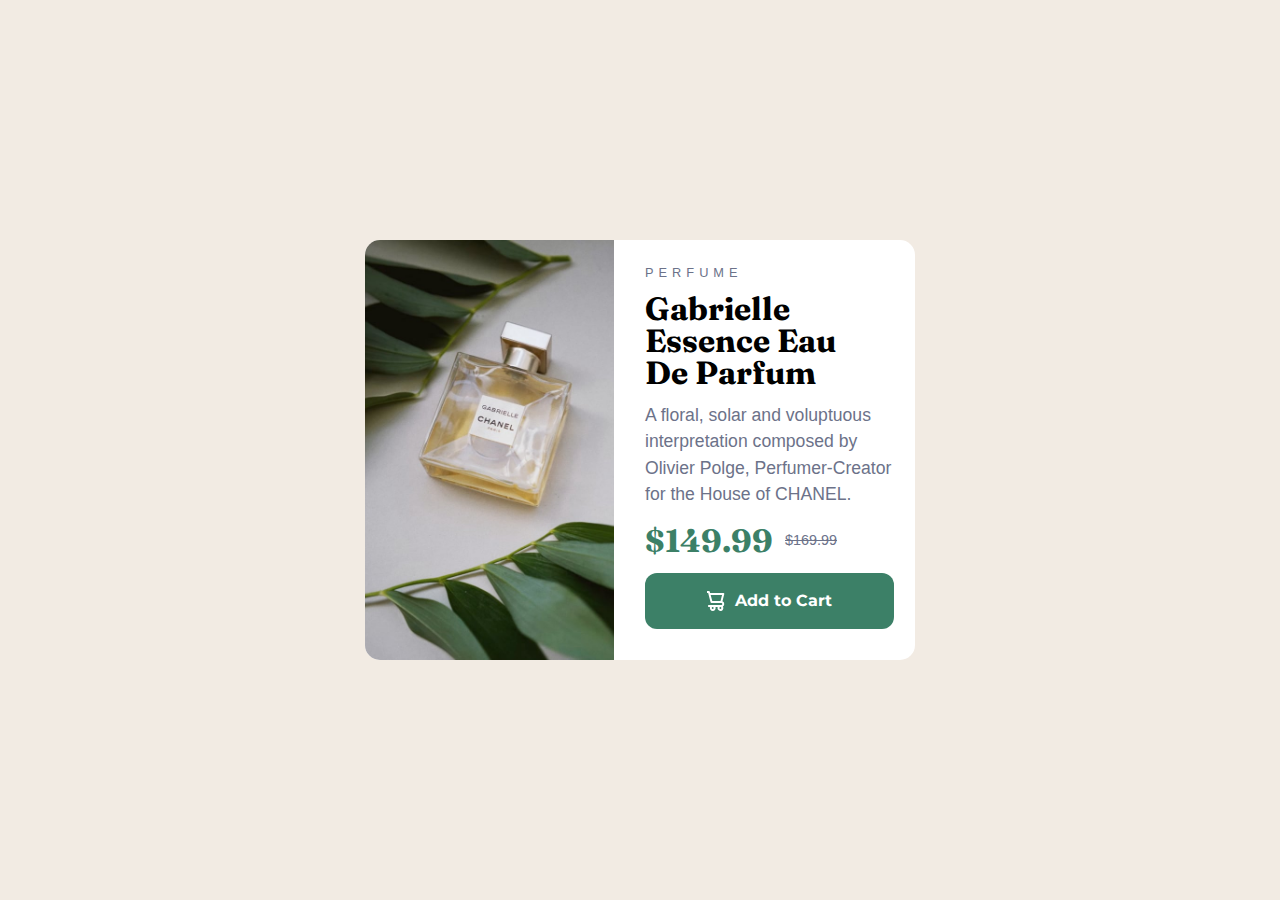
<file: product-preview-card-component-main/src/index.html>
<!DOCTYPE html>
<html lang="en">
<head>
  <meta charset="UTF-8">
  <meta name="viewport" content="width=device-width, initial-scale=1.0"> <!-- displays site properly based on user's device -->

  <link rel="stylesheet" href="fonts.css">
  <link rel="stylesheet" href="style.css">
  <link rel="icon" type="image/png" sizes="32x32" href="../images/favicon-32x32.png">
  
  <title>Frontend Mentor | Product preview card component</title>

  <style>
    .attribution { font-size: 11px; text-align: center; }
    .attribution a { color: hsl(228, 45%, 44%); }
  </style>
</head>
<body>

  <main class="main">
    <div class="main__background" alt=""></div>

    <div class="main__content">
      <h2>PERFUME</h2>
      <h1>Gabrielle Essence Eau De Parfum</h1>
    
      <p class="main__description">A floral, solar and voluptuous interpretation composed by Olivier Polge, 
        Perfumer-Creator for the House of CHANEL.</p>

        <div class="main__rating">
          <p class="main__price">$149.99</p>
          <p class="main__discount">$169.99</p>
        </div>
    
        <div class="main__button">
          <img class="button__icon" src="../images/icon-cart.svg" alt="icon-cart">
          <p class="button__text">Add to Cart</p>
        </div>
    </div>
  </main>
  
</body>
</html>
</file>
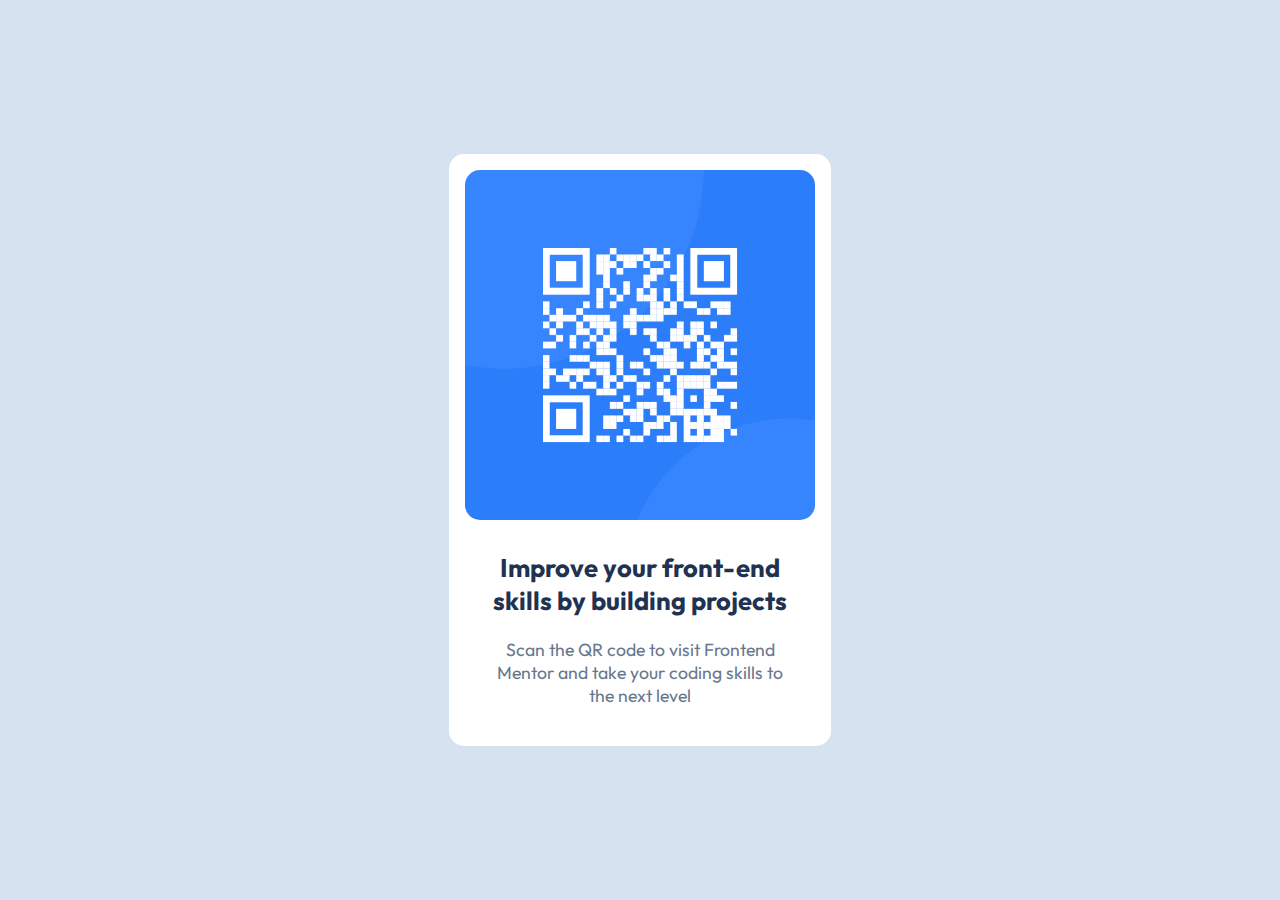
<file: qr-code-component-main/src/index.html>
<!DOCTYPE html>
<html lang="en">
<head>
  <meta charset="UTF-8">
  <meta name="viewport" content="width=device-width, initial-scale=1.0"> <!-- displays site properly based on user's device -->

  <link rel="stylesheet" href="style.css">
  <link rel="stylesheet" href="fonts.css">
  <link rel="icon" type="image/png" sizes="32x32" href="../images/favicon-32x32.png">
  
  <title>Frontend Mentor | QR code component</title>

  <!-- Feel free to remove these styles or customise in your own stylesheet 👍 -->
  <style>
    .attribution { font-size: 11px; text-align: center; }
    .attribution a { color: hsl(228, 45%, 44%); }
  </style>
</head>
<body>

  <main class="main">
    <img class="main__qr-code" src="../images/image-qr-code.png" alt="qr code" title="qr code">
    <div class="main__description">
      <h2 class="">Improve your front-end skills by building projects</h2>
      <p>Scan the QR code to visit Frontend Mentor and take your coding skills to the next level</p>
    </div>
  </main>

  

  
  <!-- <div class="attribution">
    Challenge by <a href="https://www.frontendmentor.io?ref=challenge" target="_blank">Frontend Mentor</a>. 
    Coded by <a href="#">Your Name Here</a>.
  </div> -->
</body>
</html>
</file>
<file: blog-preview-card-main/fonts.css>
@font-face {
    font-family: "Figtree-ExtraBold";
    src: url("assets/fonts/static/Figtree-ExtraBold.ttf");
}
@font-face {
    font-family: "Figtree";
    src: url("assets/fonts/static/Figtree-SemiBold.ttf");
}
</file>
<file: blog-preview-card-main/style.css>
:root{
    --Yellow: hsl(47, 88%, 63%);
    --White: hsl(0, 0%, 100%);
    --Gray-500: hsl(0, 0%, 42%);
    --Gray-950: hsl(0, 0%, 7%);
}

*{
    font-family: "Figtree";
}

body{
    margin: 0;
    background-color: var(--Yellow);
    overflow-x: hidden;
}

.main{
    width: 100vw;
    min-height: 100vh;
    display: flex;
    align-items: center;
    justify-content: center;
}

.main_section-blog-preview{
    background-color: var(--White);
    width: 375px;
    border-radius: 15px;
    border: 1px solid #000;
    padding: 25px;
    box-shadow: 5px 5px 0 0 #000;
    box-sizing: border-box;
}

.main img{
    width: 100%;
    border-radius: 7px;
}

.section-blog-preview_learning{
    width: 80px;
    background-color: var(--Yellow);
}

.section-blog-preview_learning p{
    padding: 8px;
    font-size: 0.9rem;
    text-align: center;
    font-family: "Figtree-ExtraBold";
}

h1{
    cursor: pointer;
    transition: .3s color;
    font-family: "Figtree-ExtraBold";
}

.section-blog-preview_information{
    color: var(--Gray-500);
}

h1:hover{
    font-family: "Figtree-ExtraBold";
    color: var(--Yellow);
}

.section-blog-preview_author{
    display: flex;
    align-items: center;
    gap: 10px;
    font-weight: 800;
}

.section-blog-preview_author p{
    font-size: 0.9rem;
    font-family: "Figtree-ExtraBold";
}

.section-blog-preview_author img{
    height: 32px;
    width: 32px;
}
</file>
<file: interactive-rating-component-main/style.css>
/* DEFINIENDO PROPIEDADES GLOBALES */

:root{
    --White: hsl(0, 0%, 100%);
    --Light-Grey: hsl(217, 12%, 63%);
    --Dark-Blue: hsl(213, 19%, 18%);
    --Dark-Blue2: hsl(213, 19%, 23%);
    --Very-Dark-Blue: hsl(216, 12%, 8%);
    --Orange: hsl(25, 97%, 53%);
}

*{
    margin: 0;
    font-family: sans-serif;
}

body{
    font-size: 16px;
    background: var(--Very-Dark-Blue);
    min-height: 100vh;
    display: flex;
}

/* FIN DE LAS DEFINICIONES GLOBALES */

.main{
    min-height: 100vh;
    display: flex;
    margin: auto;
}

.section{
    margin: auto;
    display: flex;
    flex-direction: column;
    gap: 15px;
    width: 375px;
    background: var(--Dark-Blue);
    border-radius: 12px;
    padding: 24px;
    box-sizing: border-box;
}

.section__start-img{
    width: 20px;
    height: 20px;
    padding: 14px;
    border-radius: 50%;
    background-color: var(--Dark-Blue2);
}

.start-img{
    width: 100%;
    height: 100%;
    background: url(images/icon-star.svg) no-repeat;
}

h1{
    color: var(--White);
}

.section p{
    font-size: 0.88em;
    color: var(--Light-Grey);
}

/* APARTADO DE LA ELECCION DE NUMEROS */

.section__number-selection{
    display: flex;
    height: 40px;
    background-color: transparent;
    padding: 5px;
    justify-content: space-between;
}

.background-number{
    min-height: 100%;
    width: 40px;
    position: relative;
    display: flex;
    justify-content: center;
    align-items: center;
}

.number-radio{
    cursor: pointer;
    appearance: none;
    width: 100%;
    height: 100%;
    background-color: var(--Dark-Blue2);
    border-radius: 50%;
    transition: 0.43s all;
}

.number-radio:checked{
    background-color: var(--Orange);
}

.number-radio:hover{
    background-color: var(--White);
}

.section__number-selection label{
    cursor: pointer;
    position: absolute;
    color: var(--Light-Grey);
}

.number-radio:is(:checked, :hover) + label {
    color: #000;
}

/* FIN DEL APARTADO DE LA ELECCION DE NUMEROS */

.submit-selection{
    cursor: pointer;
    margin-top: 15px;
    background: var(--Orange);
    width: 100%;
    padding: 10px 0;
    border: 0;
    letter-spacing: 2px;
    border-radius: 27px;
    transition: 0.34s all;
}

.submit-selection:hover{
    background: var(--White);
}

/* SECCION DE AGRADECIMIENTO */

.section-thank-you-img{
    width: 170px;
    height: 110px;
    margin: auto;
    background: url(images/illustration-thank-you.svg) top / cover;
}

.number-selected{
    background-color: var(--Dark-Blue2);
    color: var(--Orange);
    border-radius: 24px;
    padding: 5px 0;
    width: 60%;
    margin: 10px auto 10px;
    font-size: 0.88em;
    text-align: center;

}

.section-thank-you h2{
    text-align: center;
    color: var(--White);
}

.section-thank-you p{
    font-size: 0.92em;
    text-align: center;
    color: var(--Light-Grey);
}
</file>
<file: pagina_de_recetas/estilo.css>
body{
    margin: 0;
    padding: 0;
    background-color: rgb(255, 236, 175);
}

/* HEADER */

.page-content{
    background-color: #fff;
    font-size: 1.14rem;
    margin: auto;
    width: 60%;
    border-radius: 10px;
}

.header{
    margin: 0 40px;
}

.header > img{
    margin: 0;
    width: 100%;
}


/* CONTENT */

article{
    margin:  0 40px;
}

article > ul > li{
    margin: 10px 0;
}

article > h2{
    font-size: 1.3rem;
}

td{
    border-bottom: 1px solid #0006;
}

table{
    width: 100%;
}


.table-column{
    color: #cd7e11;
}

.article-preparation-time{
    background-color: rgb(251, 179, 227,0.4);
    padding: 5px;
}


@media screen and (max-width:640px){
    .page-content{
        width: 100%;
    }

    .header{
        margin: 0 20px;
    }
}
</file>
<file: article-preview-component-master/src/style.css>
@import url('https://fonts.googleapis.com/css2?family=Manrope:wght@200..800&display=swap');

:root {
    --Very-Dark-Grayish-Blue: hsl(217, 19%, 35%);
    --Desaturated-Dark-Blue: hsl(214, 17%, 51%);
    --Grayish-Blue: hsl(212, 23%, 69%);
    --Light-Grayish-Blue: hsl(210, 46%, 95%);
}

* {
    box-sizing: border-box;
    margin: 0;
    padding: 0;
}

body {
    font-family: 'Manrope', sans-serif;
    font-size: 13px;
    background-color: var(--Light-Grayish-Blue);
    overflow-x: hidden;
}

/* Main container */
.main-content {
    display: flex;
    justify-content: center;
    align-items: center;
    padding: 2rem;
    min-height: 100vh;
    width: 100vw;
}

/* Article block */

.article-preview {
    display: flex;
    flex-direction: column;
    background-color: white;
    width: clamp(300px, 80%, 800px);
    border-radius: 15px;
    box-shadow: 0 10px 30px rgba(0, 0, 0, 0.1);
}

.article-preview__image-wrapper {
    width: 100%;
    height: 225px;

    & .article-preview__image {
        width: 100%;
        height: 100%;
        object-fit: cover;
        object-position: top;
        display: block;
    }
}

/* Content */
.article-preview__content {
    display: flex;
    flex-direction: column;
    gap: 15px;
}

.article-preview__text {
    display: flex;
    flex-direction: column;
    gap: 15px;

    & .article-preview__title {
        font-size: 1.4em;
        line-height: 1.4;
        color: var(--Very-Dark-Grayish-Blue);
        padding: 12px 30px;
    }

    & .article-preview__description {
        font-size: 1.15em;
        line-height: 1.3;
        color: var(--Desaturated-Dark-Blue);
        padding: 0 30px;
    }
}

/* Footer */
.article-preview__footer {
    margin-top: 15px;
    display: flex;
    justify-content: space-between;
    align-items: center;
    padding: 0 25px 15px 25px;
    position: relative;
}   

/* Profile block */
.profile {
    display: flex;
    align-items: center;
    gap: 10px;

    .profile__photo {

        & img {
            width: 50px;
            height: 50px;
            border-radius: 50%;
        }   
    }

    & .profile__info {
        display: flex;
        flex-direction: column;
        gap: 4px;

        .profile__name {
            font-size: 1.15em;
            color: var(--Very-Dark-Grayish-Blue);
        }

        .profile__date {
            font-size: 1.14em;
            color: var(--Grayish-Blue);
        }
    }
}

/* Share button */
.article-preview__share-button {
    background-color: var(--Light-Grayish-Blue);
    border-radius: 50%;
    width: 40px;
    height: 40px;
    display: flex;
    justify-content: center;
    align-items: center;
    z-index: 10;
    transition: background-color .3s;
}

.article-preview__share-button:hover {
    background-color: var(--Grayish-Blue);
    cursor: pointer;
}

.article-preview__share-icon {
    width: 22px;
    height: 18px;
}

/* Share panel */
.article-preview__share-panel {
    user-select: none;
    position: absolute;
    left: 0;
    display: none;
    width: 100%;
    background-color: var(--Very-Dark-Grayish-Blue);
    padding: 30px 35px;
    justify-content: space-between;
    align-items: center;
    border-radius: 0 0 10px 10px;

    .article-preview__share-options {
        display: flex;
        align-items: center;
        gap: 15px;
    }
    
    .article-preview__share-label {
        color: var(--Grayish-Blue);
        letter-spacing: 5px;
        font-size: 0.93rem;
    }
}

/* Responsive layout */

@media screen and (min-width: 700px) {
    .article-preview {
        flex-direction: row;
        max-height: 350px;  
    }

    .article-preview__image-wrapper {
        flex: 1;
        height: auto;
    }

    .article-preview__image {
        height: 100%;
        object-position: left;
    }

    .article-preview__content {
        flex: 1;
        padding: 30px;
    }

    .article-preview__share-panel {
        position: absolute;
        top: -60px;
        left: 195px;
        width: 70%;        
        flex-direction: column;
        padding: 10px 20px;
        align-items: space-between;
        border-radius: 10px;
        box-shadow: 0 0 5px var(--Very-Dark-Grayish-Blue);
    }

    .article-preview__share-panel::before {
        content: '';
        top: 40px;
        position: absolute;
        width: 25px;
        height: 15px;
        clip-path: polygon(100% 0, 0 0, 55% 100%);
        background-color: var(--Very-Dark-Grayish-Blue);
    }
}
</file>
<file: base-apparel-coming-soon-master/src/style.css>
:root {
   --Desaturated-Red: hsl(0, 36%, 70%);
   --Soft-Red: hsl(0, 93%, 68%);
   --Dark-Grayish-Red: hsl(0, 6%, 24%);
   font-size: 16px;
}

*{
   box-sizing: border-box;
   margin: 0;
   padding: 0;
}

body {
   font-family: 'Josefin Sans', sans-serif;
}

.main {
   min-height: 100dvh;
   display: grid;
   place-content: center;
}

.main__container {
   min-height: 100vh;
   display: flex;
   flex-direction: column;
   align-items: center;
   min-width: 400px;
   background-image: linear-gradient(135deg, hsl(0, 0%, 100%), hsl(0, 100%, 98%));
}

.container-bg {
   margin-top: 70px;
}

.container-logo {
   position: absolute;
   align-self: start;
   top: 0;
   padding: 25px 40px 0 40px;
}

.img-logo {
   width: 128px;
}

.container-content {
   width: clamp(300px, 50%, 900px);
   display: flex;
   flex-direction: column;
   align-items: center;
   padding: 30px 20px;
}

.container-content h2 {
   line-height: 1.3;
   letter-spacing: 5px;
   font-size: 2.3rem;

}

.first-h2 {
   color: var(--Desaturated-Red);
   font-weight: 300;
}

.last-h2 {
   color: var(--Dark-Grayish-Red);
   font-weight: 600;
   text-align: center;
}

.container-content p {
   color: var(--Desaturated-Red);
   text-wrap: pretty;
   padding: 20px 0;
   text-align: center;
   line-height: 1.5;
}

.container__form {
   display: flex;
   flex-direction: column;
   position: relative;
   width: 100%;
   max-width: 350px;
   padding: 0 10px;
}

.form-email {
   width: 100%;
   padding: 10px 20px;
   border-radius: 30px;
   border: 1px solid var(--Desaturated-Red);
   background-image: linear-gradient(135deg, hsl(0, 0%, 100%), hsl(0, 100%, 98%));
   position: relative;
}

.form-email::placeholder {
   color: var(--Desaturated-Red);   
}


.form-email:focus {
   border: none;
   outline: 1px solid var(--Soft-Red)
}

.icon-error {
   position: absolute;
   background-image: url('../assets/images/icon-error.svg');
   background-repeat: no-repeat;
   background-size: cover;
   width: 20px;
   height: 20px;
   right: 85px;
   top: 13%;
   z-index: 10;
   display: none;
}

.container__form span {
   color: var(--Soft-Red);
   margin: 10px 20px;
   font-size: 0.7rem;
   display: none;
}

.form-button {
   display: flex;
   justify-content: center;
   align-items: center;
   position: absolute;
   right: 10px;
   top: 0;
   width: 40px;
   height: 40px;
   padding: 10px 28px;
   border-radius: 30px;
   border: none;
   color: #fff;
   font-size: 1.5rem;
   box-shadow: 0 0 12px var(--Desaturated-Red);
   background-image: linear-gradient(135deg, hsl(0, 80%, 86%), hsl(0, 74%, 74%));
   transition: all 0.3s;
}

.form-button img {
   height: 15px;
}

.form-button:hover{
   background-image: linear-gradient(135deg, hsl(0, 60%, 86%), hsl(0, 64%, 74%));
   cursor: pointer;
   box-shadow: 0 0 20px var(--Desaturated-Red);
   padding: 10px 32px;
}

/* MEDIA QUERIES */
@media screen and (min-width: 825px) {
   .main__container {
      flex-direction: row;
      background-image: url('../assets/images/bg-pattern-desktop.svg');
   }

   .container-bg {
      order: 1;
      margin: 0;
   }

   .container-content h2 {
      font-size: 3rem;
      align-self: start;
      text-align: start;
   }

   .container-logo {
      padding: 0;
      margin-top: 40px;
   }

   .container-content {
      position: relative;
      height: 100vh;
      justify-content: center;
   }

   .container-content p {
      text-align: left;
   }

   .container__form {
      align-self: start;
   }

   picture img {
      max-height: 100vh;
   }
}
</file>
<file: base-apparel-coming-soon-master/assets/fonts/fonts.css>
@font-face {
   font-family: 'Josefin Sans';
   font-weight: 300;
   src: url('static/JosefinSans-Light.ttf') format('truetype');
}
@font-face {
   font-family: 'Josefin Sans';
   font-weight: 400;
   src: url('static/JosefinSans-Regular.ttf') format('truetype');
}
@font-face {
   font-family: 'Josefina Sans';
   font-weight: 600;
   src: url('static/JosefinSans-SemiBold.ttf') format('truetype');
}
</file>
<file: browser-extensions-manager-ui-main/src/style.css>
:root {
   --Neutral-900: hsl(227, 75%, 14%);
   --Neutral-800: hsl(226, 25%, 17%);
   --Neutral-700: hsl(225, 23%, 24%);
   --Neutral-600: hsl(226, 11%, 37%);
   --Neutral-300: hsl(0, 0%, 78%);
   --Neutral-200: hsl(217, 61%, 90%);
   --Neutral-100: hsl(0, 0%, 93%);
   --Neutral-0: hsl(200, 60%, 99%);
   --Red-400: hsl(3, 86%, 64%);
   --Red-500: hsl(3, 71%, 56%);
   --Red-700: hsl(3, 77%, 44%);
   --Light-Gradient: linear-gradient(180deg, #EBF2FC 0%, #EEF8F9 100%);
   --Dark-Gradient: linear-gradient(180deg, #040918 0%, #091540 100%);
}

.dark-theme {
   --Red-700: hsl(3, 86%, 64%);
   --Red-500: hsl(3, 71%, 56%);
   --Red-400: hsl(3, 77%, 44%);
   --Neutral-100: hsl(227, 75%, 14%);
   --Neutral-0: hsl(226, 25%, 17%);
   --Neutral-200: hsl(225, 23%, 24%);
   --Neutral-300: hsl(226, 11%, 37%);
   --Neutral-600: hsl(0, 0%, 78%);
   --Neutral-700: hsl(217, 61%, 90%);
   --Neutral-800: hsl(0, 0%, 93%);
   --Neutral-900: hsl(200, 60%, 99%);
   --Light-Gradient: var(--Dark-Gradient);
}

*{
   margin: 0;
   padding: 0;
   box-sizing: border-box;
}

body {
   font-size: 16px;
   background-image: var(--Light-Gradient);
   padding: 20px;
   font-family: 'Noto Sans', sans-serif;
   color: var(--Neutral-900);
   display: flex;
   justify-content: center;
   min-height: 100dvh;
}

.wrapper {
   max-width: 320px;
}

/* HEADER */

.header {
   padding: 12px;
   display: flex;
   justify-content: space-between;
   border-radius: 8px;
   background-color: var(--Neutral-0);
   box-shadow: 0 0 7px var(--Neutral-300);

   .logo path:nth-child(2) {
      fill: var(--Neutral-900)
   }
}

.change-theme {
   border-radius: 8px;
   border: none;
   background-color: var(--Neutral-200);
   background-repeat: no-repeat;
   background-size: cover;
   cursor: pointer;
   height: 12px;
   width: 12px;
   padding: 20px;
   display: flex;
   justify-content: center;
   align-items: center;
   transition: outline .3s;
}

.change-theme:focus {
   outline-offset: 1px;
   outline: 1px solid var(--Red-400);
}

/* EXTENSION OPTIONS */

.extension-list {
   display: flex;
   flex-direction: column;
   align-items: center;
   margin: 10px;

   .extension-list__title {
      font-size: 2rem;
      color: var(--Neutral-900);
      font-weight: 700;
      margin: 10px;
   }

   .extension-list__options {
      display: flex;
      gap: 12px;

      .option-item {
         border-radius: 40px;
         padding: 8px 10px;
         background-color: var(--Neutral-0);
         color: var(--Neutral-900);
         cursor: pointer;
         transition: background-color 0.3s, color 0.3s;
         border: none;
         transition: outline .3s, background-color .3s, color .3s;
      }

      .option-item:focus {
         outline-offset: 1px;
         outline: 1px solid var(--Red-400);
      }

      .option-item:hover {
         background-color: var(--Red-700);
         color: var(--Neutral-0);
      }
   }
}


/* MAIN */

.main {
   width: 100%;
   display: flex;
   justify-content: center;
   gap: 20px;
}

.extension {
   max-width: 100%;
   display: grid;
   grid-template-columns: 300px;
   gap: 15px;

   .extension-item {
      padding: 15px;
      flex-basis: 270px;
      flex-grow: 1;
      background-color: var(--Neutral-0);
      box-shadow: 0 0 8px var(--Neutral-300);
      border-radius: 12px;
      display: flex;
      flex-direction: column;
      justify-content: space-between;
      gap: 16px;
      min-height: 150px;

      .extension-content {
         display: flex;
         gap: 15px;

         .extension-content img {
            align-self: start;
         }
      }

      .extension-actions {
         display: flex;
         justify-content: space-between;

         .btn-remove {
            padding: 5px 10px;
            border-radius: 22px;
            background-color: var(--Neutral-0);
            font-weight: 700;
            font-size: 0.83rem;
            color: var(--Neutral-700);
            cursor: pointer;
            border: none;
            outline: 1px solid var(--Neutral-300);
            transition: background-color .3s, color 0.3s, outline .3s;
         }

         .btn-remove:hover {
            outline: none;
            color: var(--Neutral-0);
            background-color: var(--Red-400);
         }
         
         .btn-remove:focus {
            outline: 1px solid var(--Red-400);
            outline-offset: 1px;
         }
      }
   }
}

.extension-info h2 {
   font-size: 1.3rem;
}

.extension-info p {
   color: var(--Neutral-700);
   font-size: 0.9rem;
}

.btn-toggle {
   background-color: var(--Red-400);
   border-radius: 24px;
   padding: 0px 16px;
   cursor: pointer;
   border: none;
   position: relative;
   height: 16px;
   background-color: var(--Neutral-300);
   transition: background-color 0.3s, outline .3s;
}

.btn-toggle:focus {
   outline: 1px solid var(--Red-400);
   outline-offset: 1px;
}

.circle{
   position: absolute;
   top: 2px;
   left: 2px;
   width: 12px;
   height: 12px;
   background-color: #fff;
   border-radius: 50%;
   transition: left 0.4s;
}

@media screen and (min-width: 700px) {
   .wrapper {
      max-width: 1100px;
      width: clamp(1000px, 100%, 1100px);
   }

   .extension-list {
      flex-direction: row;
      justify-content: space-between   ;
   }

   .extension {
      grid-template-columns: repeat(auto-fill, minmax(300px, 1fr))
   }
}

.btn-toggle-active {
   background-color: var(--Red-500);
}

.circle-move{
   left: 18px;
}
</file>
<file: browser-extensions-manager-ui-main/assets/fonts/fonts.css>
@font-face {
   font-family: 'Noto Sans';
   font-weight: 500;
   src: url('static/NotoSans-Medium.ttf') format('truetype');
}

@font-face {
   font-family: 'Noto Sans';
   font-weight: 400;
   src: url('static/NotoSans-Regular.ttf') format('truetype');
}

@font-face {
   font-family: 'Noto Sans';
   font-weight: 700;
   src: url('static/NotoSans-Bold.ttf') format('truetype');
}
</file>
<file: fylo-data-storage-component-master/src/style.css>
:root {
   --Gradient: hsl(6, 100%, 80%) to hsl(335, 100%, 65%);
   --Pale-Blue: hsl(243, 100%, 93%);
   --Grayish-Blue: hsl(229, 7%, 75%);
   --Dark-Blue: hsl(228, 56%, 26%);
   --Very-Dark-Blue: hsl(229, 57%, 11%);
   --White: hsl(0, 0%, 100%);
   --font-size-default: 14px;
}

* {
   box-sizing: border-box;
   margin: 0;
   padding: 0;
}

body {
   background-image: url('../assets/images/bg-mobile.png');
   background-size: cover;
   font-size: var(--font-size-default);
   font-family: 'Raleway', sans-serif;
   color: var(--Pale-Blue);
   overflow-x: hidden;
}

.wrapper {
   font-size: clamp(1em, 2vw, 1.2em);
   min-height: 100vh;
   min-width: 100vw;
   display: flex;
   justify-content: center;
   align-items: center;
}

.main {
   display: flex;
   justify-content: center;
   align-items: center;
   flex-direction: column;
   gap: 15px;
}

.main__fylo {
   width: 325px;
   background-color: var(--Dark-Blue);
   padding: 30px 60px 30px 40px;
   border-radius: 9px 80px 9px 9px;
   display: flex;
   flex-direction: column;
   gap: 25px;
}

.main__fylo-icons {
   display: flex;
   gap: 12px;
}

.main__fylo-icons img {
   background-color: var(--Very-Dark-Blue);
   padding: 12px;
   border-radius: 12px;
}

.main__data {
   width: 325px;
   background-color: var(--Dark-Blue);
   border-radius: 12px;
   padding: 30px;
   display: flex;
   flex-direction: column;
   gap: 12px;
}

.main__data-description {
   text-align: center;
   color: var(--Grayish-Blue);
   font-weight: 400;
}

.main__data-description span {
   color: var(--Pale-Blue);
   font-weight: 700;
}

.main__data-bar {
   width: 100%;
   height: 15px;
   padding: 1.5px;
   border-radius: 11px;
   background-color: var(--Very-Dark-Blue);
   display: flex;
}

.data-bar {
   width: 70%;
   height: 100%;
   border-radius: 10px;
   padding: 1.5px;
   background: linear-gradient(to left, hsl(335, 100%, 65%), hsl(6, 100%, 80%));
   position: relative;
}

.data-bar::after {
   content: '';
   position: absolute;
   width: 8px;
   height: 75%;
   border-radius: 50%;
   right: 2px;
   background-color: var(--Pale-Blue);
}

.main__data-storage {
   display: flex;
   justify-content: space-between;
   position: relative;
}

.main__data-storage span {
   font-weight: 700;
}

.gb-left {
   display: flex;
   align-items: center;
   position: absolute;
   left: 45%;
   bottom: -50px;
   transform: translate(-50%);
   background-color: var(--White);
   color: var(--Grayish-Blue);
   padding: 10px 15px;
   border-radius: 12px;
   font-size: .8em;
   font-weight: 700;
}

.gb-left span {
   color: var(--Very-Dark-Blue);
   font-size: 2.6em;
}

@media screen and (min-width: 900px) {
   body {
      background:
         linear-gradient(var(--Very-Dark-Blue) 50%,
         transparent 50%), url('../assets/images/bg-desktop.png');
         background-size: 100% 100%, 100% 51%;
         background-repeat: no-repeat;
         background-position: top, bottom;
      background-color: var(--Very-Dark-Blue);
   }

   .main {
      flex-direction: row;
      max-height: 50vh;
   }

   .main__data {
      width: 525px;
      align-self: end;
      position: relative;
   }

   .main__data-description {
      text-align: left;
   }

   .gb-left {
      position: absolute;
      right: 0;
      top: -120px;
      left: auto;
      bottom: auto;
      transform: none;
   }

   .gb-left::before {
      content: '';
      position: absolute;
      width: 20px;
      height: 20px;
      background-color: var(--White);
      right: 0;
      bottom: -12px;
      clip-path: polygon(0 0, 100% 100%, 100% 0);
   }

}
</file>
<file: fylo-data-storage-component-master/assets/fonts/fonts.css>
@font-face {
   src: url('static/Raleway-Regular.ttf') format('truetype');
   font-family: 'Raleway';
   font-weight: 400;
}

@font-face {
   src: url('static/Raleway-Bold.ttf') format('truetype');
   font-family: 'Raleway';
   font-weight: 700;
}
</file>
<file: intro-component-with-signup-form-master/src/style.css>
@import url('https://fonts.googleapis.com/css2?family=Poppins:wght@400;500;600;700&display=swap');

:root {
   --Red: hsl(0, 100%, 74%);
   --Green: hsl(154, 59%, 51%);
   --Dark-Green: hsl(154, 69%, 35%);
   --Blue: hsl(248, 32%, 49%);
   --Dark-Blue: hsl(249, 10%, 26%);
   --Grayish-Blue: hsl(246, 25%, 77%);
   --White: #fff;
}

*{
   box-sizing: border-box;
   margin: 0;
   padding: 0;
}

body {
   background-image: url("../images/bg-intro-mobile.png");
   background-color: var(--Red);
   min-height: 100vh;
   display: grid;
   place-content: center;  
   font-family: 'Poppins', 'Segoe UI', 'Roboto', 'Helvetica Neue', 'Arial', sans-serif;
   }

.main {
   display: flex;
   flex-direction: column;
   min-height: 100%;
   max-width: 400px;
   gap: 30px;
   padding: 40px 20px;
}

.main__content {
   display: flex;
   flex-direction: column;
   align-items: center;
   gap: 25px;
   text-align: center;
}

.main__content h2{
   color: var(--White);
   text-wrap: balance;
   padding: 0 20px;
   font-weight: 700;
}

.main__content p {
   color: var(--White);
   text-wrap: pretty;
   line-height: 1.5;
}

/* FORM */

.form-container {
   display: flex;
   flex-direction: column;
   gap: 30px;
}

.offer-data {
   padding: 20px 40px;
   background-color: var(--Blue);
   color: var(--White);
   border-radius: 8px;
   box-shadow: 0 6px 0 #0003;
}

.offer-data p {
   font-size: 0.8rem;
   color: var(--Grayish-Blue);
}

.offer-data strong {
   color: var(--White);
}

.form-data {
   padding: 20px;
   background-color: var(--White);
   box-shadow: 0 6px 0 #0003;
   border-radius: 9px;
   display: flex;
   flex-direction: column;
   gap: 14px;
}

.data-item {
   width: 100%;
   border-radius: 4px;
   padding: 14px;
   border: 1px solid var(--Grayish-Blue);
   outline: none;
}

.data-item:focus {
   border: none;
   outline: 1px solid var(--Blue);
}

.data-item::placeholder {
   color: var(--Dark-Blue);
}

.data-item-5 {
   background-color: var(--Green);
   color: var(--White);
   cursor: pointer;
   border: 1px solid var(--Dark-Green);
   font-weight: 700;
}

.data-item-5:hover {
   opacity: 0.8;
}

.form-data p{
   color: var(--Grayish-Blue);
   text-align: center;
   font-size: 0.77rem;
   padding: 0 10px;
}

.form-data a {
   color: var(--Red);
   text-decoration: none;  
}

/* MEDIA QUERIES */

@media screen and (min-width: 800px){
   .main {
      flex-direction: row;
      justify-content: center;
      max-width: none;
      width: clamp(800px, 100vw, 1200px);
      gap: 40px;
      padding: 0 60px;
   }

   .main__content {
      align-self: center;
      gap: 20px;
      text-align: left;
   }

   .main__content h2 {
      padding: 0;
      margin: 0;
      font-size: 2.5rem;
   }

   .offer-data {
      padding: 15px;
      text-align: center;
   }

   .form-data {
      padding: 30px;
      min-width: 375px;
   }
}

/* INVALID INPUTS STYLE */

.container-data p{
   padding-top: 4px;
   text-align: end;
   font-size: 0.56rem;
   color: var(--Red);
   position: relative;
   visibility: hidden;
}

.container-data p::after {
   content: '';
   top: -30px;
   right: 16px;
   position: absolute;
   width: 16px;
   height: 95%;
   background-size: cover;
   background-image: url("../images/icon-error.svg");
}

.data-item-invalid {
   outline: none;
   border: 1px solid var(--Red);
}
</file>
<file: nft-preview-card-component-main/src/style.css>
:root {
    --Soft-blue: hsl(215, 51%, 70%);
    --Cyan: hsl(178, 100%, 50%);
    --Very-dark-blue-main: hsl(217, 54%, 11%); /* (main BG) */
    --Very-dark-blue-card: hsl(216, 50%, 16%); /* (card BG) */
    --Very-dark-blue-line: hsl(215, 32%, 27%); /* (line) */
    --White: hsl(0, 0%, 100%);
}

*{
    margin: 0;
    padding: 0;
    box-sizing: border-box;
}

body {
    font-family: 'Outfit';
    background-color: var(--Very-dark-blue-main);
}

.main {
    display: flex;
    justify-content: center;
    align-items: center; 
    min-height: 100vh;
}

.main__card {
    display: flex;
    flex-direction: column;
    gap: 17px;
    max-width: 375px;
    padding: 22px;  
    margin: 20px;
    max-height: 100%;
    border-radius: 15px;
    background-color: var(--Very-dark-blue-card);
}

.main__card-image {
    position: relative;
    border-radius: 12px;
    max-width: 100%;
    height: 300px;
    transition: all 0.3s;
}

.main__card-image-equilibrium {
    position: absolute;
    border-radius: 12px;
    width: 100%;
    height: 100%;
    transition: all 0.3s;
}

.main__card h1 {
    font-size: 1.5rem;
    font-weight: 600;
    color: var(--White);
}

.main__card-description {
    font-weight: 300;
    font-size: 1.1rem;
    line-height: 1.5;
    color: var(--Soft-blue);
}

.main__card-footer {
    display: flex;
    justify-content: space-between;
}

.main__card-footer-right {
    display: flex;
    gap: 10px;
}

.main__card-footer-left p {
    font-weight: 600;
    color: var(--Cyan);
}

.main__card-footer-left {
    gap: 10px;
    display: flex;
}

.main__card-footer-right p {
    color: var(--Soft-blue);
}

.main__card-line {
    min-height: 1px;
    width: 100%;
    background-color: var(--Very-dark-blue-line);
}

.main__card-creator {
    display: flex;
    gap: 5px;  
    align-items: center;
}

.main__card-creator img {
    border-radius: 50%;
    width: 40px;
    height: 40px;
    border: 2px solid var(--White);
    margin-right: 10px;
}

.main__card-creator-text {
    color: var(--Soft-blue);
}

.main__card-creator-name {
    color: var(--White);
}

.background-blue {
    display: flex;
    justify-content: center;
    align-items: center;
    position: absolute;
    width: 100%;
    height: 100%;
    border-radius: 12px;
    background-color: var(--Cyan);
    opacity: 0;
    z-index: 2;
    transition: all 0.5s;
}

.background-blue img {
    width: 50px;
    height: 50px;
}

/* ACTIVE STATES */

.background-blue:hover {
    opacity: 0.6;
}

.main__card-image:hover {
    cursor: pointer;
}

.color-change {
    transition: all 0.3s;
}

.color-change:hover {
    color: var(--Cyan);
    cursor: pointer;
}
</file>
<file: nft-preview-card-component-main/src/fonts.css>
@font-face {
    font-family: 'Outfit';
    src: url('../fonts/Outfit-Light.ttf') format('truetype');
    font-weight: 300;
}

@font-face {
    font-family: 'Outfit';
    src: url('../fonts/Outfit-Regular.ttf') format('truetype');
    font-weight: 400;
}

@font-face {
    font-family: 'Outfit';
    src: url('../fonts/Outfit-SemiBold.ttf') format('truetype');
    font-weight: 600;
}
</file>
<file: order-summary-component-main/src/fonts.css>
@font-face {
   font-family: 'Red Hat Display';
   font-weight: 500;
   src: url(../fonts/Red_Hat_Display/static/RedHatDisplay-Medium.ttf) format('truetype');  
}

@font-face {
   font-family: 'Red Hat Display';
   font-weight: 700;
   src: url(../fonts/Red_Hat_Display/static/RedHatDisplay-Bold.ttf) format('truetype');  
}

@font-face {
   font-family: 'Red Hat Display';
   font-weight: 900;
   src: url(../fonts/Red_Hat_Display/static/RedHatDisplay-Black.ttf) format('truetype');  
}
</file>
<file: order-summary-component-main/src/style.css>
:root {
   --Pale-blue: hsl(225, 100%, 94%);
   --Bright-blue: hsl(245, 75%, 52%);
   --Very-pale-blue: hsl(225, 100%, 98%);
   --Desaturated-blue: hsl(224, 23%, 55%);
   --Dark-blue: hsl(223, 47%, 23%);
   --White: hsl(0, 0%, 100%);
}

*{
   padding: 0;
   margin: 0;
}

body {
   background-color: var(--Pale-blue);
   font-family: 'Red Hat Display', sans-serif;
}

.main {
   min-height: 100vh;
   display: flex;
   justify-content: center;
   align-items: center;
}

.main__container {
   display: flex;
   flex-direction: column;
   gap: 20px;
   border-radius: 15px;
   background-color: var(--White);
   max-width: 355px;
   min-height: 500px;
   padding: 0 0 25px 0;
   box-shadow: 0 15px 15px var(--Desaturated-blue);
}

/* Background image */

.main__container__background img{
   width: 100%;
   border-radius: 12px 12px 0 0;
}

/* Summary Section */

.main__container__summary {
   display: flex;
   flex-direction: column;
   gap: 18px;
   text-align: center;
   padding: 0 30px;
   line-height: 1.5;
}

.main__summary-description {
   color: var(--Desaturated-blue);
}

h1 {
   color: var(--Dark-blue);
   font-weight: 900;
   font-size: 1.6rem;
}

.main__container__summary__annual-plan {
   display: flex;
   justify-content: space-between;
   align-items: center;
   padding: 15px;
   background-color: var(--Very-pale-blue);
   border-radius: 12px;
}

.annual-plan {
   font-weight: 900;
   font-size: 0.96rem;
   color: var(--Dark-blue);
}

.annual-plan-price {
   color: var(--Desaturated-blue);
   font-size: 0.9rem;

}

/* Annual Plan Link */

.main__container__summary__annual-plan a {
   color: var(--Bright-blue);
   font-weight: 900;
   font-size: 0.83rem;
   transition: all 0.4s;
}

.main__container__summary__buttons {
   display: flex;
   flex-direction: column;
   gap: 20px;
   
}

.main__container__summary__buttons a{
   text-decoration: none;
}

.proceed-payment {
   background-color: var(--Bright-blue);
   padding: 10px;
   color: var(--White);
   border-radius: 13px;
   font-weight: 700;
   font-size: 0.9rem;
   box-shadow: 0 15px 15px var(--Pale-blue);
   transition: all 0.3s;
}

.cancel-order {
   color: var(--Desaturated-blue);
   font-weight: 900;
   font-size: 0.93rem;
   transition: all 0.3s;

}

 /* Hover effects */

.main__container__summary__annual-plan a:hover{
   text-decoration: none;
   opacity: 0.8;
}

.proceed-payment:hover {
   opacity: 0.8;
}

.cancel-order:hover {
   color: var(--Dark-blue)
}
</file>
<file: ping-coming-soon-page-master/src/style.css>
@import url('https://fonts.googleapis.com/css2?family=Libre+Franklin:ital,wght@0,100..900;1,100..900&display=swap');

:root {
   --Blue: hsl(223, 87%, 63%);
   --Pale-Blue: hsl(223, 100%, 88%);
   --Ligh-Red: hsl(354, 100%, 66%);
   --Gray: hsl(0, 0%, 59%);
   --Very-Dark-Blue: hsl(209, 33%, 12%);
   --White: hsl(0, 100%, 100%);
}

*{
   box-sizing: border-box;
   margin: 0;
   padding: 0;
}

body {
   font-size: 20px;
   font-family: 'Libre Franklin';
   min-height: 100vh;
   min-width: 100vw;
   display: flex;
   justify-content: center;
   align-items: center;
   overflow-x: hidden;
   flex-direction: column;
}

/* MAIN */

.main {
   min-height: 100dvh;
   max-width: 375px;
   display: flex;
   flex-direction: column;
   align-items: center;
   padding: 15px;
   gap: 10px;
}

.logo {
   width: 60px;
   margin: 20px 0;
}

.main__warning {
   text-align: center;
   line-height: 2;
}

.main__warning h2 {
   color: var(--Gray);
   font-weight: 300;
   font-size: clamp(1.2rem, 2.7vw, 2rem);
}

.main__warning span {
   color: var(--Very-Dark-Blue);
   font-weight: 600;
}

.main__warning p{
   font-size: clamp(0.8rem, 2vw, 0.9rem);
}

.main__notification {
   display: flex;
   flex-direction: column;
   gap: 15px;
   margin: 10px 0;
   width: 90%;
}

.container-email {
   display: flex;
   flex-direction: column;
}

.notification-email {
   outline: none;
}

.notification-email::placeholder {
   color: var(--Pale-Blue);
   font-weight: 300;
}

.notification-button {
   height: min-content;
   background-color: var(--Blue);
   color: var(--White);
   font-weight: 300;
   font-size: 0.7rem;
   box-shadow: 0 0 12px var(--Pale-Blue);
}

.notification-button:hover {
   opacity: 0.9;
}

.notification-input {
   padding: 10px 25px;
   border-radius: 20px;
   border: 1px solid var(--Pale-Blue);
   cursor: pointer;
}

.illustration {
   margin: 20px 0 0 0;
   width: 100%;
}

/* FOOTER */

.footer {
   margin: 20px 0;
}

.footer__img {
   display: flex;
   justify-content: center;
   gap: 5px;
   margin: 15px 0;
}

.footer__img a{
   width: 50px;
   display: flex;
   justify-content: center;
   text-decoration: none;
}

.footer p{
   color: var(--Gray);
   font-weight: 300;
   font-size: 0.8rem;
}

.icon {
   padding: 5px;
   width: 32px;
   height: 32px;
   border-radius: 50%;
   border: 1px solid var(--Pale-Blue);
   background-color: var(--White);  
   overflow: visible;
}

.icon:hover {
   opacity: 0.7;
}

/* MEDIA QUERIES */

@media screen and (min-width: 750px) {
   .main {
      max-width: 600px;
   }

   .main__notification {
      flex-direction: row;
   }

   .container-email {
      flex-grow: 2;
   }

   .notification-button {
      flex-grow: 1;
   }
}

.container-email p{
   margin: 8px;
   color: var(--Ligh-Red);
   font-size: 0.70rem;
   display: none;
}

.error {
   border: 1px solid var(--Ligh-Red);
}
</file>
<file: product-preview-card-component-main/src/fonts.css>
@font-face {
    font-family: 'Montserrat';
    src: url("../Montserrat/Montserrat-VariableFont_wght.ttf") format('truetype');
    font-weight: 100 900;
}

@font-face{
    font-family: 'Fraunces';
    src: url("../Fraunces/Fraunces-VariableFont_SOFT\,WONK\,opsz\,wght.ttf") format('truetype');
    font-weight: 100 900;
}
</file>
<file: product-preview-card-component-main/src/style.css>
:root {
    --Dark-cyan: hsl(158, 36%, 37%);
    --Very-Dark-cyan: hsl(158, 36%, 17%);
    --Cream: hsl(30, 38%, 92%);
    --Very-dark-blue: hsl(212, 21%, 14%);
    --Dark-grayish-blue: hsl(228, 12%, 48%);
    --White: hsl(0, 0%, 100%);
}

*{
    margin: 0;
}

body {
    display: flex;
    min-height: 100vh;
    background-color: var(--Cream);
}

.main {
    display: flex;
    flex-direction: column;
    gap: 10px;
    width: 375px;
    height: 80vh;
    margin: auto;
    border-radius: 15px;
    background-color: var(--White);
}

.main__background {
    background-image: url('../images/image-product-mobile.jpg');
    background-size: cover;
    background-position: center;
    border-radius: 18px 18px 0 0;
    width: 100%;
    height: 40%;
}

.main__content {
    height: 60%;    
    display: flex;
    flex-direction: column;
    gap: 13px;
    padding: 25px 21px;
}

h2 {
    font-family: 'Monstserrat', sans-serif;
    font-weight: 200;
    color: var(--Dark-grayish-blue);
    font-size: 0.8rem;
    letter-spacing: 5px;
}

h1 {
    line-height: 1;
    font-family: 'Fraunces', sans-serif;
    font-weight: 700;
}

.main__description {
    color: var(--Dark-grayish-blue);
    font-family: 'Monstserrat', sans-serif;
    font-weight: 200;
    font-size: 1.1rem;
    line-height: 1.5;
}

.main__rating {
    display: flex;
    gap: 12px;
}

.main__price {
    color: var(--Dark-cyan);
    font-family: 'Fraunces', sans-serif;
    font-weight: 700;
    font-size: 2rem;
}

.main__discount {
    color: var(--Dark-grayish-blue);
    font-family: 'Monstserrat', sans-serif;
    font-weight: 200;
    font-size: 0.9rem;
    align-self: center;
    text-decoration: line-through;
}

.main__button {
    background-color: var(--Dark-cyan);
    border-radius: 12px;
    padding: 18px;
    display: flex;
    justify-content: center;
    gap: 10px;
    transition: all 0.3s;
}

.main__button:hover {
    background-color: var(--Very-Dark-cyan);
    cursor: pointer;
}

.button__text {
    color: var(--White);
    font-family: 'Montserrat', sans-serif;
    font-weight: 700;
}

.button__icon {
    max-width: 20px;
    height: 20px;
}


@media (width > 475px){
    .main {
        flex-direction: row;
        width: 550px;
        height: 420px;
        margin: auto;
    }

    .main__background {
        border-radius: 15px 0 0 15px;
        height: 100%;
        width: 50%;
        background-image: url('../images/image-product-desktop.jpg');
    }

    .main__content {
        width: 50%;
    }

    h1{
        text-wrap: balance;
    }
}
</file>
<file: qr-code-component-main/src/style.css>
body {
    --White: hsl(0, 0%, 100%);
    --Slate-300: hsl(212, 45%, 89%);
    --Slate-500: hsl(216, 15%, 48%);
    --Slate-900: hsl(218, 44%, 22%);
    background-color: var(--Slate-300);
    display: flex;
    min-height: 100vh;
    margin: 0;
}

.main {
    margin: auto;
    width: 350px;
    height: 80%;
    background-color: var(--White);
    border-radius: 15px;
    padding: 16px;
}

.main__qr-code {
    width: 100%;
    border-radius: 15px;
}


.main__description {
    padding: 5px 20px;
}

.main__description h2 {
    text-align: center;
    text-wrap: balance;
    font-size: 1.6rem;
    font-family: 'Outfit', sans-serif;
    font-weight: 700;
    color: var(--Slate-900);
}

.main__description p{
    text-align: center;
    text-wrap: pretty;
    font-size: 1.1rem;
    font-family: 'Outfit', sans-serif;
    font-weight: 400;
    color: var(--Slate-500);
}
</file>
<file: qr-code-component-main/src/fonts.css>
@font-face {
    font-family: 'Outfit';
    src: url('../fonts/static/Outfit-Regular.ttf');
    font-weight: 400;
}

@font-face {
    font-family: 'Outfit';
    font-weight: 700;
    src: url('../fonts/static/Outfit-Bold.ttf');
}
</file>
